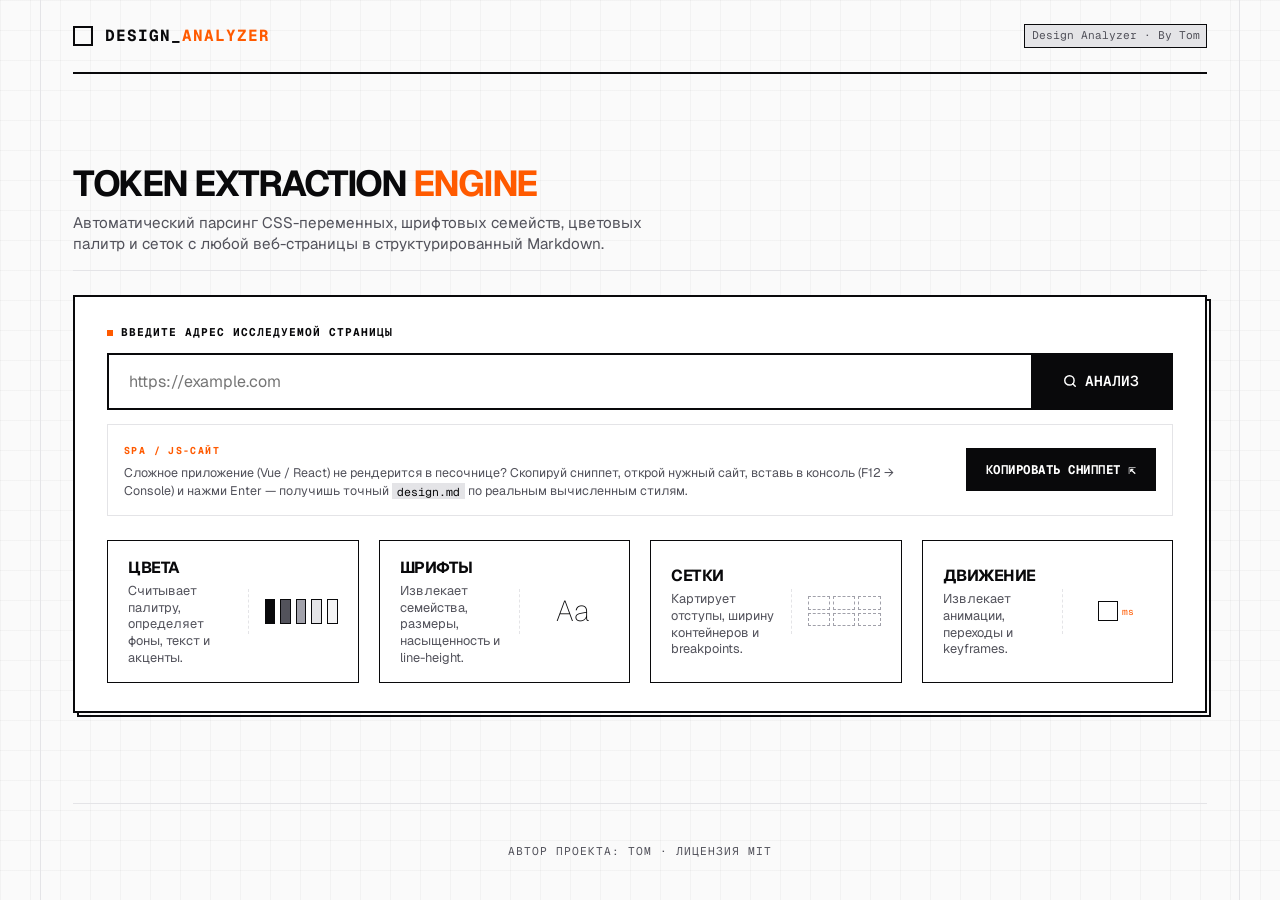
<file: index.html>
<!DOCTYPE html>
<html lang="ru">
<head>
    <meta charset="UTF-8">
    <meta name="viewport" content="width=device-width, initial-scale=1.0">
    <title>Design Analyzer — Анализатор дизайн-токенов</title>
    <link rel="icon" type="image/x-icon" href="favicon.ico">
    <link rel="icon" type="image/svg+xml" href="favicon.svg">
    <link rel="apple-touch-icon" href="apple-touch-icon.png">
    <!-- Google Fonts: Geist & Geist Mono -->
    <link rel="preconnect" href="https://fonts.googleapis.com">
    <link rel="preconnect" href="https://fonts.gstatic.com" crossorigin>
    <link href="https://fonts.googleapis.com/css2?family=Geist:wght@300;400;500;600;700&family=Geist+Mono:wght@400;500&display=swap" rel="stylesheet">
    
    <style>
        :root {
            /* Tom Modern Design — Editorial-Technical Palette */
            --bg-color: #fafafa;
            --bg-grid: rgba(9, 9, 11, 0.03);
            --surface-color: #ffffff;
            --border-color: #09090b;
            --border-muted: #e4e4e7;
            --text-primary: #09090b;
            --text-secondary: #52525b;
            --text-muted: #a1a1aa;
            
            --accent-color: #ff5a00; /* Single primary accent — vermillion */
            --accent-hover: #e65100;
            
            --success-color: #059669;
            --error-color: #dc2626;
            
            --radius-sm: 0px;
            --radius-md: 0px;
            --radius-lg: 0px;
            
            --font-sans: 'Geist', -apple-system, sans-serif;
            --font-mono: 'Geist Mono', monospace;
        }

        /* Reset and Base Styles */
        * { 
            box-sizing: border-box; 
            margin: 0; 
            padding: 0; 
        }
        
        body { 
            font-family: var(--font-sans); 
            background-color: var(--bg-color); 
            /* Grid overlay */
            background-image: 
                linear-gradient(to right, var(--bg-grid) 1px, transparent 1px),
                linear-gradient(to bottom, var(--bg-grid) 1px, transparent 1px);
            background-size: 30px 30px;
            color: var(--text-primary); 
            min-height: 100dvh; 
            display: flex; 
            flex-direction: column; 
            line-height: 1.4;
            -webkit-font-smoothing: antialiased;
            overflow-x: hidden;
        }

        /* Layout Container with structural lines */
        .app-container {
            flex: 1;
            display: flex;
            flex-direction: column;
            max-width: 1200px;
            width: 100%;
            margin: 0 auto;
            padding: 0 2rem;
            position: relative;
            border-left: 1px solid var(--border-muted);
            border-right: 1px solid var(--border-muted);
        }

        /* Header Navigation */
        header { 
            display: flex;
            justify-content: space-between;
            align-items: center;
            padding: 1.5rem 0; 
            border-bottom: 2px solid var(--border-color);
        }
        
        .logo-group {
            display: flex;
            align-items: center;
            gap: 0.75rem;
        }

        .logo-icon-kinetic {
            position: relative;
            width: 20px;
            height: 20px;
            border: 2.5px solid var(--border-color);
            overflow: hidden;
        }

        .logo-icon-kinetic::before {
            content: '';
            position: absolute;
            top: 0; left: 0; width: 100%; height: 100%;
            background-color: var(--accent-color);
            transform: scaleY(0);
            transform-origin: bottom;
            animation: fillLogo 4s infinite ease-in-out;
        }

        @keyframes fillLogo {
            0%, 100% { transform: scaleY(0); }
            50% { transform: scaleY(1); }
        }

        .logo-text {
            font-size: 1rem;
            font-weight: 700;
            letter-spacing: 1px;
            font-family: var(--font-mono);
            text-transform: uppercase;
        }

        .logo-text span {
            color: var(--accent-color);
        }

        .header-meta {
            font-size: 0.7rem;
            color: var(--text-secondary);
            font-family: var(--font-mono);
            background: var(--border-muted);
            padding: 0.2rem 0.4rem;
            border: 1px solid var(--border-color);
        }

        /* Main Section */
        main { 
            flex: 1; 
            padding: 0 0 2rem 0;
            display: flex;
            flex-direction: column;
            justify-content: center;
        }

        /* Compact Hero section */
        .hero-kinetic {
            padding: 2rem 0 1rem 0;
            border-bottom: 1px solid var(--border-muted);
        }

        .hero-left h1 { 
            font-size: 2.25rem; 
            font-weight: 700; 
            line-height: 1.1;
            letter-spacing: -1.5px; 
            margin-bottom: 0.5rem;
            text-transform: uppercase;
            color: var(--text-primary);
        }
        
        .hero-lead { 
            color: var(--text-secondary); 
            font-size: 0.95rem;
            line-height: 1.4;
            max-width: 60ch;
        }

        /* Compact Control deck */
        .analyzer-panel {
            background-color: var(--surface-color);
            border: 2px solid var(--border-color);
            padding: 1.75rem 2rem;
            margin-top: 1.5rem;
            position: relative;
        }

        .analyzer-panel::after {
            content: '';
            position: absolute;
            bottom: -6px;
            right: -6px;
            width: 100%;
            height: 100%;
            border: 2px solid var(--border-color);
            z-index: -1;
            pointer-events: none;
        }

        .input-group-label {
            font-size: 0.7rem;
            font-weight: 700;
            letter-spacing: 1px;
            text-transform: uppercase;
            color: var(--text-primary);
            font-family: var(--font-mono);
            margin-bottom: 0.75rem;
            display: flex;
            align-items: center;
            gap: 0.5rem;
        }

        .input-group-label::before {
            content: '';
            display: inline-block;
            width: 6px;
            height: 6px;
            background: var(--accent-color);
            animation: blinkPoint 1s infinite steps(2);
        }

        @keyframes blinkPoint {
            0%, 100% { opacity: 0; }
            50% { opacity: 1; }
        }

        .search-container { 
            display: flex; 
            border: 2px solid var(--border-color);
        }
        
        #urlInput { 
            flex: 1; 
            padding: 1rem 1.25rem; 
            border: none;
            background: transparent;
            font-size: 1rem; 
            color: var(--text-primary); 
            font-family: var(--font-sans);
            outline: none;
        }
        
        #analyzeBtn { 
            padding: 0 2rem; 
            background-color: var(--border-color); 
            color: #ffffff; 
            border: none; 
            font-size: 0.9rem; 
            font-weight: 600; 
            text-transform: uppercase;
            font-family: var(--font-mono);
            cursor: pointer; 
            transition: all 0.2s ease;
            display: flex;
            align-items: center;
            gap: 0.5rem;
        }
        
        #analyzeBtn:hover:not(:disabled) { 
            background-color: var(--accent-color);
            color: #ffffff;
        }
        
        #analyzeBtn:active:not(:disabled) {
            transform: scale(0.98);
        }

        #analyzeBtn:disabled { 
            opacity: 0.5; 
            cursor: not-allowed; 
        }

        /* Bookmarklet callout — accurate path for JS-rendered SPA sites */
        .bm-callout {
            display: flex;
            align-items: center;
            justify-content: space-between;
            gap: 1.25rem;
            margin-top: 0.85rem;
            padding: 0.85rem 1rem;
            border: 1px solid var(--border-muted);
            background: var(--surface-color);
        }
        .bm-callout-body { flex: 1; }
        .bm-eyebrow {
            display: inline-block;
            font-family: var(--font-mono);
            font-size: 0.62rem;
            font-weight: 700;
            letter-spacing: 0.14em;
            text-transform: uppercase;
            color: var(--accent-color);
            margin-bottom: 0.35rem;
        }
        .bm-callout-body p {
            font-size: 0.78rem;
            line-height: 1.5;
            color: var(--text-secondary);
        }
        .bm-callout-body code {
            font-family: var(--font-mono);
            font-size: 0.72rem;
            background: var(--border-muted);
            padding: 0.05rem 0.3rem;
            color: var(--text-primary);
        }
        .bm-btn {
            flex: none;
            padding: 0.7rem 1.1rem;
            background-color: var(--border-color);
            color: #ffffff;
            font-family: var(--font-mono);
            font-size: 0.78rem;
            font-weight: 700;
            text-transform: uppercase;
            letter-spacing: 0.04em;
            border: 2px solid var(--border-color);
            cursor: pointer;
            transition: background-color 0.2s ease;
            white-space: nowrap;
        }
        .bm-btn:hover { background-color: var(--accent-color); border-color: var(--accent-color); }

        /* Compact Bento Grid (Row layout to save height) */
        .features-grid {
            display: grid;
            grid-template-columns: repeat(4, 1fr);
            gap: 1.25rem;
            margin-top: 1.5rem;
        }

        .feature-card {
            background-color: var(--surface-color);
            border: 1px solid var(--border-color);
            padding: 1rem 1.25rem;
            display: flex;
            flex-direction: row;
            align-items: center;
            justify-content: space-between;
            gap: 1rem;
            min-height: 110px;
            transition: all 0.3s cubic-bezier(0.16, 1, 0.3, 1);
            position: relative;
        }

        .feature-card:hover {
            border-color: var(--accent-color);
            transform: translateY(-2px);
        }

        .feature-info {
            display: flex;
            flex-direction: column;
            gap: 0.25rem;
            flex: 1;
        }

        .feature-title {
            font-size: 1rem;
            font-weight: 700;
            color: var(--text-primary);
            text-transform: uppercase;
            letter-spacing: -0.5px;
        }

        .feature-desc {
            font-size: 0.8rem;
            color: var(--text-secondary);
            line-height: 1.3;
        }

        /* Feature Demos */
        .feature-demo {
            border-left: 1px dashed var(--border-muted);
            padding-left: 1rem;
            width: 90px;
            height: 45px;
            display: flex;
            align-items: center;
            justify-content: center;
            flex-shrink: 0;
        }

        /* Colors Demo */
        .demo-palette {
            display: flex;
            gap: 0.3rem;
            width: 100%;
        }

        .demo-color {
            flex: 1;
            height: 25px;
            border: 1px solid var(--border-color);
            transition: all 0.3s cubic-bezier(0.16, 1, 0.3, 1);
        }
        .demo-color:nth-child(1) { background: #09090b; }
        .demo-color:nth-child(2) { background: #52525b; }
        .demo-color:nth-child(3) { background: #a1a1aa; }
        .demo-color:nth-child(4) { background: #e4e4e7; }
        .demo-color:nth-child(5) { background: #f4f4f5; }

        .feature-card:hover .demo-color:nth-child(1) { background: #09090b; transform: scaleY(1.2); }
        .feature-card:hover .demo-color:nth-child(2) { background: #0043ff; transform: scaleY(1.4); }
        .feature-card:hover .demo-color:nth-child(3) { background: #ff5a00; transform: scaleY(1.1); }
        .feature-card:hover .demo-color:nth-child(4) { background: #a1a1aa; transform: scaleY(1.3); }
        .feature-card:hover .demo-color:nth-child(5) { background: #e4e4e7; transform: scaleY(1.2); }

        /* Typography Demo */
        .demo-typography {
            font-family: var(--font-sans);
            font-size: 1.8rem;
            font-weight: 100;
            line-height: 1;
            color: var(--text-primary);
            transition: all 0.4s ease;
        }

        .feature-card:hover .demo-typography {
            font-weight: 900;
            letter-spacing: 2px;
            color: var(--accent-color);
        }

        /* Grid Demo */
        .demo-grid {
            display: grid;
            grid-template-columns: repeat(3, 1fr);
            gap: 3px;
            width: 100%;
            height: 30px;
        }

        .demo-grid-cell {
            border: 1px dashed var(--text-muted);
            transition: all 0.3s ease;
        }

        .feature-card:hover .demo-grid-cell {
            border-color: var(--accent-color);
            background: rgba(255, 90, 0, 0.03);
        }

        .feature-card:hover .demo-grid-cell:nth-child(2n) {
            transform: scale(0.9);
        }

        /* Vector Schematic Blueprint Scanner (Optimized height) */
        .loader-container { 
            display: none; 
            flex-direction: column; 
            align-items: center; 
            justify-content: center; 
            padding: 2rem;
            background-color: var(--surface-color);
            border: 2px solid var(--border-color);
            position: relative;
            overflow: hidden;
            margin-top: 2rem;
        }
        
        .loader-container.active { 
            display: flex; 
        }

        .schematic-blueprint {
            width: 100%;
            max-width: 440px;
            height: 160px;
            border: 1px solid var(--border-color);
            background: #fafafa;
            position: relative;
            margin-bottom: 1.5rem;
            overflow: hidden;
        }

        .blueprint-svg {
            width: 100%;
            height: 100%;
        }

        /* Laser animation */
        .blueprint-laser {
            animation: slideLaser 2.5s infinite linear;
        }

        @keyframes slideLaser {
            0% { y1: 0; y2: 0; opacity: 0; }
            5% { opacity: 1; }
            95% { opacity: 1; }
            100% { y1: 160; y2: 160; opacity: 0; }
        }

        /* Blueprint stroke drawing animation */
        .bp-header, .bp-hero, .bp-sidebar, .bp-footer {
            stroke-dasharray: 1000;
            stroke-dashoffset: 1000;
            animation: drawStroke 3s infinite ease-in-out;
        }

        @keyframes drawStroke {
            0% { stroke-dashoffset: 1000; }
            50% { stroke-dashoffset: 0; }
            100% { stroke-dashoffset: -1000; }
        }

        @keyframes pulse {
            0%, 100% { transform: scale(1); opacity: 0.6; }
            50% { transform: scale(1.3); opacity: 1; border-color: var(--accent-color); }
        }
        
        .loader-info {
            text-align: center;
        }

        .loader-text { 
            color: var(--text-primary); 
            font-size: 1rem; 
            font-weight: 700;
            font-family: var(--font-mono); 
            min-height: 1.5rem; 
            text-transform: uppercase;
        }

        .loader-subtext {
            color: var(--accent-color);
            font-size: 0.7rem;
            margin-top: 0.4rem;
            font-family: var(--font-mono);
            letter-spacing: 1px;
        }

        /* IDE-styled Output Editor Window */
        .result-container { 
            display: none; 
            background-color: var(--surface-color); 
            border: 2px solid var(--border-color); 
            overflow: hidden; 
            margin-top: 2rem;
            position: relative;
        }

        .result-container::after {
            content: '';
            position: absolute;
            bottom: -6px;
            right: -6px;
            width: 100%;
            height: 100%;
            border: 2px solid var(--border-color);
            z-index: -1;
            pointer-events: none;
        }
        
        .result-container.active { 
            display: block; 
        }
        
        .result-header { 
            display: flex; 
            justify-content: space-between; 
            align-items: center; 
            padding: 0.75rem 1.25rem; 
            border-bottom: 2px solid var(--border-color); 
            background-color: #fafafa; 
        }

        .result-title-group {
            display: flex;
            align-items: center;
            gap: 0.75rem;
        }

        .window-dots {
            display: flex;
            gap: 6px;
        }

        .dot {
            width: 8px;
            height: 8px;
            background-color: var(--border-color);
        }
        
        #resultTitle { 
            font-size: 0.75rem; 
            font-weight: 700; 
            font-family: var(--font-mono);
            color: var(--text-primary);
            text-transform: uppercase;
        }

        .terminal-actions {
            display: flex;
            gap: 0.5rem;
        }
        
        .terminal-btn {
            padding: 0.4rem 1rem;
            border: 1px solid var(--border-color);
            background: var(--surface-color);
            color: var(--text-primary);
            font-size: 0.75rem;
            font-weight: 700;
            font-family: var(--font-mono);
            text-transform: uppercase;
            cursor: pointer;
            transition: all 0.15s ease;
        }

        .terminal-btn:hover {
            background-color: var(--border-color);
            color: #ffffff;
        }
        
        #downloadBtn { 
            background-color: var(--accent-color); 
            color: #ffffff; 
            border-color: var(--accent-color);
        }
        #downloadBtn:hover { 
            background-color: var(--text-primary);
            border-color: var(--text-primary);
        }
        
        #markdownOutput { 
            padding: 2rem; 
            white-space: pre-wrap; 
            word-break: break-all; 
            font-family: var(--font-mono); 
            font-size: 0.8rem; 
            line-height: 1.7; 
            color: var(--text-primary); 
            max-height: 500px; 
            overflow-y: auto; 
            background-color: #ffffff;
        }

        /* Footer */
        footer { 
            padding: 2.5rem 0; 
            text-align: center; 
            border-top: 1px solid var(--border-muted); 
            color: var(--text-secondary); 
            font-size: 0.7rem; 
            font-family: var(--font-mono);
            text-transform: uppercase;
            letter-spacing: 1px;
            margin-top: auto;
        }

        /* Custom Scrollbar */
        #markdownOutput::-webkit-scrollbar {
            width: 8px;
        }
        #markdownOutput::-webkit-scrollbar-track {
            background: rgba(0, 0, 0, 0.02);
        }
        #markdownOutput::-webkit-scrollbar-thumb {
            background: var(--border-muted);
        }
        #markdownOutput::-webkit-scrollbar-thumb:hover {
            background: var(--text-muted);
        }

        /* Layout Responsiveness */
        @media (max-width: 1024px) {
            .features-grid {
                grid-template-columns: 1fr;
                gap: 1rem;
            }
            .feature-card {
                min-height: 100px;
            }
        }

        @media (max-width: 768px) {
            .hero-left h1 {
                font-size: 2rem;
            }
            .analyzer-panel {
                padding: 1.25rem 1.5rem;
            }
            .search-container {
                flex-direction: column;
                gap: 0.5rem;
            }
            #analyzeBtn {
                padding: 0.75rem;
                justify-content: center;
            }
            #markdownOutput {
                padding: 1.5rem;
            }
        }
    </style>
</head>
<body>
    <div class="app-container">
        <header>
            <div class="logo-group">
                <div class="logo-icon-kinetic"></div>
                <div class="logo-text">Design_<span>Analyzer</span></div>
            </div>
            <div class="header-meta">Design Analyzer · By Tom</div>
        </header>
        
        <main>
            <!-- Compact Asymmetric Hero Section -->
            <section class="hero-kinetic">
                <div class="hero-left">
                    <h1>Token Extraction <span style="color: var(--accent-color)">Engine</span></h1>
                    <p class="hero-lead">Автоматический парсинг CSS-переменных, шрифтовых семейств, цветовых палитр и сеток с любой веб-страницы в структурированный Markdown.</p>
                </div>
            </section>

            <!-- Compact Control deck for analysis -->
            <section class="analyzer-panel" id="urlMode">
                <div class="input-group-label">Введите адрес исследуемой страницы</div>
                <div class="search-container">
                    <input type="text" id="urlInput" placeholder="https://example.com" autocomplete="off" spellcheck="false">
                    <button id="analyzeBtn">
                        <svg width="14" height="14" viewBox="0 0 24 24" fill="none" stroke="currentColor" stroke-width="2.5" stroke-linecap="round" stroke-linejoin="round"><circle cx="11" cy="11" r="8"></circle><line x1="21" y1="21" x2="16.65" y2="16.65"></line></svg>
                        Анализ
                    </button>
                </div>

                <div class="bm-callout">
                    <div class="bm-callout-body">
                        <span class="bm-eyebrow">SPA / JS-сайт</span>
                        <p>Сложное приложение (Vue / React) не рендерится в песочнице? Скопируй сниппет, открой нужный сайт, вставь в консоль (F12 → Console) и нажми Enter — получишь точный <code>design.md</code> по реальным вычисленным стилям.</p>
                    </div>
                    <button id="bmCopyBtn" class="bm-btn">Копировать сниппет ⇱</button>
                </div>

                <!-- Compact Bento grid of features -->
                <div class="features-grid">
                    <div class="feature-card">
                        <div class="feature-info">
                            <div class="feature-title">Цвета</div>
                            <div class="feature-desc">Считывает палитру, определяет фоны, текст и акценты.</div>
                        </div>
                        <div class="feature-demo">
                            <div class="demo-palette">
                                <div class="demo-color"></div>
                                <div class="demo-color"></div>
                                <div class="demo-color"></div>
                                <div class="demo-color"></div>
                                <div class="demo-color"></div>
                            </div>
                        </div>
                    </div>
                    <div class="feature-card">
                        <div class="feature-info">
                            <div class="feature-title">Шрифты</div>
                            <div class="feature-desc">Извлекает семейства, размеры, насыщенность и line-height.</div>
                        </div>
                        <div class="feature-demo">
                            <div class="demo-typography">Aa</div>
                        </div>
                    </div>
                    <div class="feature-card">
                        <div class="feature-info">
                            <div class="feature-title">Сетки</div>
                            <div class="feature-desc">Картирует отступы, ширину контейнеров и breakpoints.</div>
                        </div>
                        <div class="feature-demo">
                            <div class="demo-grid">
                                <div class="demo-grid-cell"></div>
                                <div class="demo-grid-cell"></div>
                                <div class="demo-grid-cell"></div>
                                <div class="demo-grid-cell"></div>
                                <div class="demo-grid-cell"></div>
                                <div class="demo-grid-cell"></div>
                            </div>
                        </div>
                    </div>
                    <div class="feature-card">
                        <div class="feature-info">
                            <div class="feature-title">Движение</div>
                            <div class="feature-desc">Извлекает анимации, переходы и keyframes.</div>
                        </div>
                        <div class="feature-demo">
                            <div style="display:flex;gap:4px;align-items:center;">
                                <div style="width:20px;height:20px;border:1px solid var(--border-color);animation:pulse 1.5s infinite;"></div>
                                <div style="font-family:var(--font-mono);font-size:0.6rem;color:var(--accent-color);">ms</div>
                            </div>
                        </div>
                    </div>
                </div>
            </section>

            <!-- Vector Schematic Blueprint Scanner -->
            <div class="loader-container" id="loader">
                <div class="schematic-blueprint">
                    <svg viewBox="0 0 400 160" class="blueprint-svg">
                        <!-- Grid lines -->
                        <line x1="0" y1="40" x2="400" y2="40" stroke="var(--border-muted)" stroke-dasharray="2,2" />
                        <line x1="0" y1="80" x2="400" y2="80" stroke="var(--border-muted)" />
                        <line x1="0" y1="120" x2="400" y2="120" stroke="var(--border-muted)" stroke-dasharray="2,2" />
                        <line x1="100" y1="0" x2="100" y2="160" stroke="var(--border-muted)" stroke-dasharray="2,2" />
                        <line x1="200" y1="0" x2="200" y2="160" stroke="var(--border-muted)" />
                        <line x1="300" y1="0" x2="300" y2="160" stroke="var(--border-muted)" stroke-dasharray="2,2" />
                        
                        <!-- Drawing elements (simulating website scan) -->
                        <rect x="20" y="15" width="360" height="15" fill="none" stroke="var(--text-primary)" stroke-width="1.5" class="bp-header" />
                        <rect x="20" y="40" width="220" height="75" fill="none" stroke="var(--text-primary)" stroke-width="1.5" class="bp-hero" />
                        <rect x="255" y="40" width="125" height="75" fill="none" stroke="var(--text-secondary)" stroke-width="1" class="bp-sidebar" />
                        <rect x="20" y="125" width="360" height="15" fill="none" stroke="var(--text-muted)" stroke-width="1" class="bp-footer" />
                        
                        <!-- Laser line -->
                        <line x1="0" y1="0" x2="400" y2="0" stroke="var(--accent-color)" stroke-width="2" class="blueprint-laser" />
                    </svg>
                </div>
                <div class="loader-info">
                    <div class="loader-text" id="loaderText">Инициализация сканера...</div>
                    <div class="loader-subtext">SYS_STATUS: ANALYZING_DOM · PROXIES_ONLINE</div>
                </div>
            </div>

            <!-- IDE-styled Output Editor Window -->
            <div class="result-container" id="result">
                <div class="result-header">
                    <div class="result-title-group">
                        <div class="window-dots">
                            <div class="dot"></div>
                            <div class="dot"></div>
                            <div class="dot"></div>
                        </div>
                        <span id="resultTitle">design.md</span>
                    </div>
                    <div class="terminal-actions">
                        <button id="copyBtn" class="terminal-btn">Копировать</button>
                        <button id="downloadBtn" class="terminal-btn">Скачать .md</button>
                    </div>
                </div>
                <pre id="markdownOutput"></pre>
            </div>
        </main>
        
        <footer>Автор проекта: Tom · Лицензия MIT</footer>
    </div>

<script>
const urlInput = document.getElementById('urlInput');
const analyzeBtn = document.getElementById('analyzeBtn');
const loader = document.getElementById('loader');
const loaderText = document.getElementById('loaderText');
const resultDiv = document.getElementById('result');
const markdownOutput = document.getElementById('markdownOutput');
const downloadBtn = document.getElementById('downloadBtn');
let currentMarkdown = '';
let currentDomain = 'design';
let domainBase = 'design';

const loadingPhases = [
    "Инициализация сканера...",
    "Запрос целевой страницы...",
    "Анализ разметки DOM...",
    "Сканирование цветовой палитры...",
    "Анализ шрифтовой иерархии...",
    "Компиляция токенов в design.md..."
];

async function fetchWithProxies(targetUrl) {
    const enc = encodeURIComponent(targetUrl);
    // Only currently-working public CORS proxies. Removed dead ones:
    //   webcache.googleusercontent.com — Google Cache retired in 2024
    //   thingproxy.freeboard.io — defunct / persistently down
    const proxies = [
        { name: 'corsproxy.io',  url: 'https://corsproxy.io/?' + enc },
        { name: 'allorigins',    url: 'https://api.allorigins.win/raw?url=' + enc },
        { name: 'codetabs',      url: 'https://api.codetabs.com/v1/proxy?quest=' + enc },
        { name: 'cors.eu.org',   url: 'https://cors.eu.org/?' + enc }
    ];
    let lastErr = 'unknown';
    for (const p of proxies) {
        try {
            const response = await fetch(p.url, { signal: AbortSignal.timeout(12000) });
            if (!response.ok) { lastErr = 'HTTP ' + response.status; console.warn('[proxy] ' + p.name + ' → ' + lastErr); continue; }
            const html = await response.text();
            if (html && html.length > 100) return html;
            lastErr = 'empty response'; console.warn('[proxy] ' + p.name + ' → empty');
        } catch (e) {
            lastErr = (e && e.name === 'TimeoutError') ? 'timeout' : ((e && e.message) || 'network error');
            console.warn('[proxy] ' + p.name + ' → ' + lastErr);
        }
    }
    throw new Error('Не удалось загрузить страницу: все CORS-прокси недоступны (последняя ошибка: ' + lastErr + '). Возможно, сайт блокирует прокси, недоступен или требует авторизации.');
}

// Deep render: run the target's JS inside a same-origin <iframe srcdoc> and read real computed
// styles. Returns { doc, textData } synthesised from getComputedStyle, or null on failure.
async function renderAndHarvest(targetUrl, shellHtml, settleMs) {
    settleMs = settleMs || 1500;
    let html = shellHtml.replace(/<meta[^>]+http-equiv=["']?content-security-policy["']?[^>]*>/gi, '');
    const baseTag = '<base href="' + targetUrl + '">';
    if (/<head[^>]*>/i.test(html)) html = html.replace(/<head([^>]*)>/i, '<head$1>' + baseTag);
    else html = baseTag + html;

    return await new Promise((resolve) => {
        const iframe = document.createElement('iframe');
        iframe.setAttribute('sandbox', 'allow-scripts allow-same-origin');
        iframe.setAttribute('referrerpolicy', 'no-referrer');
        // On-screen but invisible: offscreen / visibility:hidden iframes get their rendering,
        // rAF and timers throttled, so the target SPA barely hydrates. Keep it in-viewport,
        // transparent, behind everything, non-interactive — then remove after harvest.
        iframe.style.cssText = 'position:fixed;left:0;top:0;width:1280px;height:900px;border:0;opacity:0.01;pointer-events:none;z-index:-2147483647;';
        let done = false, hardTimer = null, quietTimer = null, observer = null;
        function finish(result) {
            if (done) return; done = true;
            try { if (observer) observer.disconnect(); } catch (e) {}
            clearTimeout(hardTimer); clearTimeout(quietTimer);
            try { iframe.remove(); } catch (e) {}
            resolve(result);
        }
        function harvest() {
            try {
                const win = iframe.contentWindow, idoc = iframe.contentDocument;
                if (!idoc || !idoc.body) return finish(null);
                const els = Array.from(idoc.body.querySelectorAll('*'));
                if (els.length < 3) return finish(null);
                const clean = (c) => (c && c !== 'rgba(0, 0, 0, 0)' && c !== 'transparent') ? c : null;
                const bgArea = {}, txtArea = {}, brdArea = {};
                const perRules = [];
                let n = 0; const MAXEL = 1600;
                for (const el of els) {
                    if (n >= MAXEL) break;
                    let rect; try { rect = el.getBoundingClientRect(); } catch (e) { continue; }
                    const area = Math.max(0, rect.width) * Math.max(0, rect.height);
                    if (area < 4) continue;
                    const cs = win.getComputedStyle(el);
                    if (cs.display === 'none' || cs.visibility === 'hidden' || parseFloat(cs.opacity) === 0) continue;
                    const bg = clean(cs.backgroundColor); if (bg) bgArea[bg] = (bgArea[bg] || 0) + area;
                    const hasText = Array.from(el.childNodes).some(nd => nd.nodeType === 3 && nd.textContent.trim());
                    if (hasText) { const col = clean(cs.color); if (col) txtArea[col] = (txtArea[col] || 0) + area; }
                    const bw = parseFloat(cs.borderTopWidth) || 0;
                    if (bw > 0) { const bc = clean(cs.borderTopColor); if (bc) brdArea[bc] = (brdArea[bc] || 0) + Math.max(rect.width, rect.height); }
                    const cls = 'ochv' + n; el.classList.add(cls);
                    const d = ['font-family:' + cs.fontFamily, 'font-size:' + cs.fontSize, 'font-weight:' + cs.fontWeight];
                    const fs = parseFloat(cs.fontSize) || 16;
                    if (cs.lineHeight && cs.lineHeight !== 'normal') d.push('line-height:' + (parseFloat(cs.lineHeight) / fs).toFixed(2));
                    if (cs.borderTopLeftRadius && cs.borderTopLeftRadius !== '0px') d.push('border-radius:' + cs.borderTopLeftRadius);
                    if (cs.boxShadow && cs.boxShadow !== 'none') d.push('box-shadow:' + cs.boxShadow);
                    if (cs.paddingTop && cs.paddingTop !== '0px') d.push('padding:' + cs.paddingTop + ' ' + cs.paddingLeft);
                    perRules.push('.' + cls + '{' + d.join(';') + '}');
                    n++;
                }
                if (n < 3) return finish(null);
                const anchor = [];
                function anchorRule(sel, el, props) {
                    if (!el) return;
                    const cs = win.getComputedStyle(el); const parts = [];
                    props.forEach(p => {
                        if (p === 'background') { const c = clean(cs.backgroundColor); if (c) parts.push('background-color:' + c); }
                        if (p === 'color') { const c = clean(cs.color); if (c) parts.push('color:' + c); }
                        if (p === 'border') { const bw = parseFloat(cs.borderTopWidth) || 0; const c = clean(cs.borderTopColor); if (bw > 0 && c) parts.push('border:1px solid ' + c); }
                    });
                    if (parts.length) anchor.push(sel + '{' + parts.join(';') + '}');
                }
                anchorRule('body', idoc.body, ['background', 'color']);
                anchorRule('a', idoc.querySelector('a'), ['color']);
                ['h1', 'h2', 'h3'].forEach(h => anchorRule(h, idoc.querySelector(h), ['color']));
                anchorRule('button', idoc.querySelector('button,[class*=btn],[class*=button]'), ['background', 'color']);
                anchorRule('input', idoc.querySelector('input,textarea,select'), ['background', 'border', 'color']);
                function markers(map, budget, prop, prefix) {
                    const total = Object.values(map).reduce((a, b) => a + b, 0);
                    if (total <= 0) return { css: '', html: '' };
                    let css = '', html = '', k = 0;
                    Object.entries(map).sort((a, b) => b[1] - a[1]).slice(0, 12).forEach(([color, area]) => {
                        const count = Math.max(1, Math.round(area / total * budget));
                        const c = prefix + (k++);
                        css += '.' + c + '{' + prop + ':' + color + '}';
                        html += ('<i class="' + c + '"></i>').repeat(count);
                    });
                    return { css, html };
                }
                const mbg = markers(bgArea, 600, 'background-color', 'ocmb');
                const mtx = markers(txtArea, 300, 'color', 'ocmt');
                const mbd = markers(brdArea, 120, 'border', 'ocmd');
                const renderedHtml = idoc.documentElement.outerHTML;
                const style = '<style>' + anchor.join('\n') + '\n' + perRules.join('\n') + '\n' + mbg.css + mtx.css + mbd.css + '</style>';
                const markerHtml = '<div style="display:none">' + mbg.html + mtx.html + mbd.html + '</div>';
                const outDoc = new DOMParser().parseFromString(renderedHtml + markerHtml + style, 'text/html');
                finish({ doc: outDoc, textData: renderedHtml + '\n' + style + '\n' + markerHtml, els: n });
            } catch (e) { finish(null); }
        }
        iframe.addEventListener('load', () => {
            try {
                const win = iframe.contentWindow;
                const idoc = iframe.contentDocument;
                observer = new MutationObserver(() => { clearTimeout(quietTimer); quietTimer = setTimeout(harvest, 700); });
                observer.observe(idoc.body || idoc.documentElement, { childList: true, subtree: true, attributes: true });
                // Step-scroll through the page to trigger IntersectionObserver / lazy-rendered
                // sections and lazy images. Each scroll usually mutates the DOM, which resets the
                // observer's settle timer; after reaching the bottom we return to top and harvest.
                let y = 0;
                const stepScroll = () => {
                    try {
                        const h = Math.max(
                            idoc.body ? idoc.body.scrollHeight : 0,
                            idoc.documentElement ? idoc.documentElement.scrollHeight : 0
                        );
                        win.scrollTo(0, y);
                        y += 1400;
                        if (y < h && y < 20000) {
                            setTimeout(stepScroll, 220);
                        } else {
                            try { win.scrollTo(0, 0); } catch (e) {}
                            clearTimeout(quietTimer);
                            quietTimer = setTimeout(harvest, settleMs);
                        }
                    } catch (e) {
                        clearTimeout(quietTimer);
                        quietTimer = setTimeout(harvest, settleMs);
                    }
                };
                setTimeout(stepScroll, 300);
            } catch (e) {
                quietTimer = setTimeout(harvest, settleMs);
            }
        });
        hardTimer = setTimeout(harvest, 14000);
        try { iframe.srcdoc = html; } catch (e) { return finish(null); }
        document.body.appendChild(iframe);
    });
}

// Self-contained token harvester for the bookmarklet. Runs on the TARGET site itself
// (real origin, full render) and downloads a measured design.md from getComputedStyle.
// Must stay self-contained (no closure refs) — it is serialised via toString().
function grabTokens() {
    var rgbToHex = function (c) {
        var m = c && c.match(/rgba?\((\d+),\s*(\d+),\s*(\d+)/);
        if (!m) return null;
        return '#' + [m[1], m[2], m[3]].map(function (x) { return (+x).toString(16).padStart(2, '0'); }).join('');
    };
    var chroma = function (hex) { var n = parseInt(hex.slice(1), 16), r = (n >> 16) & 255, g = (n >> 8) & 255, b = n & 255, mx = Math.max(r, g, b), mn = Math.min(r, g, b); return mx === 0 ? 0 : (mx - mn) / mx; };
    var bgA = {}, txA = {}, bdA = {}, weights = {}, sizes = {}, radii = {}, shadows = {}, spacing = {};
    var fontStack = '', els = document.querySelectorAll('body *');
    for (var i = 0; i < els.length; i++) {
        var el = els[i], r = el.getBoundingClientRect(), a = Math.max(0, r.width) * Math.max(0, r.height);
        if (a < 4) continue;
        var cs = getComputedStyle(el);
        if (cs.display === 'none' || cs.visibility === 'hidden' || +cs.opacity === 0) continue;
        if (cs.backgroundColor && cs.backgroundColor !== 'rgba(0, 0, 0, 0)') { var bg = rgbToHex(cs.backgroundColor); if (bg) bgA[bg] = (bgA[bg] || 0) + a; }
        var hasText = false, cnodes = el.childNodes;
        for (var j = 0; j < cnodes.length; j++) { if (cnodes[j].nodeType === 3 && cnodes[j].textContent.trim()) { hasText = true; break; } }
        if (hasText) { var tc = rgbToHex(cs.color); if (tc) txA[tc] = (txA[tc] || 0) + a; }
        var bw = parseFloat(cs.borderTopWidth) || 0;
        if (bw > 0) { var bc = rgbToHex(cs.borderTopColor); if (bc) bdA[bc] = (bdA[bc] || 0) + Math.max(r.width, r.height); }
        var ff = (cs.fontFamily || '').split(',')[0].replace(/["']/g, '').trim(); if (ff && !fontStack) fontStack = cs.fontFamily;
        var fsz = Math.round(parseFloat(cs.fontSize) || 0);
        if (fsz) { var key = fsz + '|' + cs.fontWeight; sizes[key] = (sizes[key] || 0) + a; }
        if (cs.fontWeight) weights[cs.fontWeight] = 1;
        var br = Math.round(parseFloat(cs.borderTopLeftRadius) || 0); if (br > 0) radii[br] = (radii[br] || 0) + 1;
        if (cs.boxShadow && cs.boxShadow !== 'none') shadows[cs.boxShadow] = (shadows[cs.boxShadow] || 0) + 1;
        var pt = Math.round(parseFloat(cs.paddingTop) || 0); if (pt > 0) spacing[pt] = (spacing[pt] || 0) + 1;
    }
    var sortA = function (o) { return Object.keys(o).map(function (k) { return [k, o[k]]; }).sort(function (x, y) { return y[1] - x[1]; }); };
    var bg = sortA(bgA), tx = sortA(txA), bd = sortA(bdA);
    var canvas = bg.length ? bg[0][0] : '#ffffff';
    var ink = tx.length ? tx[0][0] : '#000000';
    var chrom = bg.filter(function (e) { return chroma(e[0]) > 0.15 && e[0] !== canvas; });
    var primary = chrom.length ? chrom[0][0] : (bg[1] ? bg[1][0] : ink);
    var md = '---\nname: "' + (document.title || location.hostname).replace(/"/g, "'") + '"\nsource: "' + location.href + '"\ntool: "design-analyzer bookmarklet - real getComputedStyle at origin"\nelements_analyzed: ' + els.length + '\n---\n\n';
    md += '## Colors (area-weighted, measured)\n';
    md += '- **Canvas:** `' + canvas + '`\n- **Ink (text):** `' + ink + '`\n- **Primary / brand:** `' + primary + '`\n';
    chrom.slice(0, 6).forEach(function (e, i2) { md += '- Accent ' + (i2 + 1) + ': `' + e[0] + '`\n'; });
    md += '\n### Backgrounds by area\n'; bg.slice(0, 10).forEach(function (e) { md += '- `' + e[0] + '` - ' + Math.round(e[1]) + '\n'; });
    md += '\n### Text colours by area\n'; tx.slice(0, 6).forEach(function (e) { md += '- `' + e[0] + '` - ' + Math.round(e[1]) + '\n'; });
    if (bd.length) { md += '\n### Border colours\n'; bd.slice(0, 5).forEach(function (e) { md += '- `' + e[0] + '`\n'; }); }
    md += '\n## Typography\n- Primary stack: `' + fontStack + '`\n- Weights: ' + Object.keys(weights).sort().join(', ') + '\n\n### Sizes by area (px, weight)\n';
    sortA(sizes).slice(0, 12).forEach(function (e) { md += '- ' + e[0].replace('|', 'px, w') + '\n'; });
    md += '\n## Radius (by frequency)\n'; sortA(radii).slice(0, 8).forEach(function (e) { md += '- ' + e[0] + 'px x' + e[1] + '\n'; });
    if (Object.keys(shadows).length) { md += '\n## Shadows\n'; sortA(shadows).slice(0, 6).forEach(function (e) { md += '- `' + e[0] + '`\n'; }); }
    md += '\n## Spacing (px, by frequency)\n' + sortA(spacing).slice(0, 12).map(function (e) { return e[0] + 'px'; }).join(' - ') + '\n';
    var blob = new Blob([md], { type: 'text/markdown' });
    var dl = document.createElement('a'); dl.href = URL.createObjectURL(blob); dl.download = (location.hostname || 'design') + '_design.md';
    document.body.appendChild(dl); dl.click(); dl.remove();
}

// Wire the "Copy snippet" button — paste into target site's console
(function () {
    var bm = document.getElementById('bmCopyBtn');
    if (bm) {
        bm.addEventListener('click', function () {
            var snippet = '(' + grabTokens.toString() + ')();void 0;';
            navigator.clipboard.writeText(snippet).then(function () {
                bm.textContent = 'Скопировано!';
                bm.style.background = 'var(--accent-color)';
                setTimeout(function () { bm.textContent = 'Копировать сниппет ⇱'; bm.style.background = ''; }, 2000);
            }).catch(function () {
                alert('Не удалось скопировать. Попробуйте вручную.');
            });
        });
    }
})();

analyzeBtn.addEventListener('click', async () => {
    let url = urlInput.value.trim();
    if (!url) return alert('Введите URL для анализа');
    if (!url.startsWith('http://') && !url.startsWith('https://')) { 
        url = 'https://' + url; 
        urlInput.value = url; 
    }
    try { new URL(url); } catch (e) { return alert('Неверный формат URL.'); }
    
    loader.classList.add('active'); 
    resultDiv.classList.remove('active'); 
    analyzeBtn.disabled = true; 
    urlInput.disabled = true;
    
    let pi = 0; 
    loaderText.innerText = loadingPhases[pi];
    const iv = setInterval(() => { 
        pi = (pi + 1) % loadingPhases.length; 
        loaderText.innerText = loadingPhases[pi]; 
    }, 1200);
    
    try {
        const html = await fetchWithProxies(url);
        // Render-first (automatic): execute the page in a sandboxed iframe and read REAL computed
        // styles. Works for both server-rendered and JS-rendered (SPA) sites — no user toggle.
        // Static regex parse is only the fallback if the frame can't hydrate (hard CSP / CORS).
        const looksSpa = (() => {
            try {
                const d = new DOMParser().parseFromString(html, 'text/html');
                const bodyEls = d.body ? d.body.querySelectorAll('*').length : 0;
                const fw = /chunk-vendors|runtime~|webpackjsonp|window\.__nuxt__|__next_data__|data-reactroot|ng-version|vue(?:\.runtime)?(?:\.min)?\.js|react-dom|_next\/static|_nuxt\//i.test(html);
                return bodyEls < 12 || fw;
            } catch (e) { return true; }
        })();
        try { loaderText.innerText = looksSpa ? 'Рендеринг страницы (выполнение JS)...' : 'Чтение вычисленных стилей...'; } catch (e) {}
        let rendered = null;
        try { rendered = await renderAndHarvest(url, html, looksSpa ? 1600 : 500); } catch (e) { rendered = null; }
        if (rendered) {
            currentMarkdown = analyzeData(url, rendered.doc, rendered.textData, { rendered: true, renderedEls: rendered.els });
        } else {
            const doc = new DOMParser().parseFromString(html, 'text/html');
            const stylesheets = Array.from(doc.querySelectorAll('link[rel="stylesheet"]')).slice(0, 5);
            let cssText = '';
            for (const link of stylesheets) {
                let cssUrl = link.getAttribute('href');
                if (!cssUrl) continue;
                try { 
                    cssUrl = new URL(cssUrl, url).href; 
                    cssText += '\n' + await fetchWithProxies(cssUrl); 
                } catch (e) {}
            }
            const inlineStyles = Array.from(doc.querySelectorAll('style')).map(s => s.textContent).join('\n');
            currentMarkdown = analyzeData(url, doc, html + "\n" + cssText + "\n" + inlineStyles, { deepFailed: true });
        }
    } catch (error) { 
        currentMarkdown = generateFallbackMarkdown(url, error.message); 
    }
    
    setTimeout(() => { 
        clearInterval(iv); 
        markdownOutput.textContent = currentMarkdown; 
        loader.classList.remove('active'); 
        resultDiv.classList.add('active'); 
        analyzeBtn.disabled = false; 
        urlInput.disabled = false; 
    }, 2000);
});

function hexToRgb(hex) { 
    hex = hex.replace('#', ''); 
    if (hex.length === 3) hex = hex.split('').map(c => c + c).join(''); 
    const n = parseInt(hex, 16); 
    return { r: (n >> 16) & 255, g: (n >> 8) & 255, b: n & 255 }; 
}

function luminance(r, g, b) { 
    const a = [r, g, b].map(v => { 
        v /= 255; 
        return v <= 0.03928 ? v / 12.92 : Math.pow((v + 0.055) / 1.055, 2.4); 
    }); 
    return 0.2126 * a[0] + 0.7152 * a[1] + 0.0722 * a[2]; 
}

function colorLabel(hex) {
    try {
        const { r, g, b } = hexToRgb(hex); 
        const lum = luminance(r, g, b);
        if (hex === '#ffffff') return 'White'; 
        if (hex === '#000000') return 'Black';
        if (lum < 0.02) return 'Near-Black'; 
        if (lum > 0.95) return 'Near-White';
        const max = Math.max(r, g, b), min = Math.min(r, g, b); 
        const s = max === 0 ? 0 : (max - min) / max;
        if (s < 0.06) return lum < 0.35 ? 'Dark Gray' : lum < 0.65 ? 'Gray' : 'Light Gray';
        let h; 
        const d = max - min;
        if (max === r) h = ((g - b) / d + (g < b ? 6 : 0)) / 6; 
        else if (max === g) h = ((b - r) / d + 2) / 6; 
        else h = ((r - g) / d + 4) / 6;
        h *= 360;
        if (h < 15 || h >= 345) return 'Red'; 
        if (h < 45) return 'Orange'; 
        if (h < 70) return 'Yellow'; 
        if (h < 160) return 'Green';
        if (h < 200) return 'Cyan'; 
        if (h < 260) return 'Blue'; 
        if (h < 300) return 'Purple'; 
        return 'Pink';
    } catch(e) { return 'Unknown'; }
}

function radiusToken(px) { 
    if (px === 0) return 'none'; 
    if (px <= 2) return 'xs'; 
    if (px <= 4) return 'sm'; 
    if (px <= 6) return 'md'; 
    if (px <= 8) return 'lg'; 
    if (px <= 12) return 'xl'; 
    if (px <= 16) return 'xxl'; 
    if (px <= 32) return 'xxxl'; 
    return 'full'; 
}

function spacingName(px) {
    const scale = [0, 2, 4, 6, 8, 10, 12, 16, 20, 24, 32, 40, 48, 56, 64, 80, 96, 120];
    const nearest = scale.reduce((a, b) => Math.abs(b - px) < Math.abs(a - px) ? b : a);
    const names = ['none', 'xxs', 'xs', 's', 'sm', 'm', 'md', 'lg', 'xl', 'xxl', 'xxxl', 'xxxxl', 'section-sm', 'section', 'section-lg', 'section-xl', 'section-xxl', 'section-xxxl'];
    const idx = scale.indexOf(nearest);
    if (Math.abs(nearest - px) <= 2) return names[idx];
    return 'spacing-' + px;
}

const ICON_FONTS = ['font awesome', 'fontawesome', 'material icons', 'glyphicon', 'ionicon', 'dashicon', 'genericon', 'octicons', 'elusive', 'foundation-icons', 'fa-', 'fi-', 'glyph', 'material-'];
function isIconFont(name) { 
    const n = name.toLowerCase().replace(/["']/g, ''); 
    return ICON_FONTS.some(f => n.includes(f)); 
}

function extractCSSVars(textData) {
    const vars = {};
    const rootRe = /:root\s*\{/gi;
    let m;
    while ((m = rootRe.exec(textData)) !== null) {
        let depth = 1, pos = m.index + m[0].length;
        while (pos < textData.length && depth > 0) {
            if (textData[pos] === '{') depth++;
            else if (textData[pos] === '}') depth--;
            pos++;
        }
        // body between { and matched }
        const body = textData.slice(m.index + m[0].length - 1, pos - 1);
        const varRegex = /--([\w-]+)\s*:\s*([^;]+);/g;
        let vm;
        while ((vm = varRegex.exec(body)) !== null) {
            vars[vm[1].trim()] = vm[2].trim();
        }
    }
    return vars;
}

function parseColorToHex(colorStr) {
    if (!colorStr) return null;
    colorStr = colorStr.trim();
    let m = colorStr.match(/^#([0-9a-fA-F]{3,8})$/);
    if (m) {
        let h = m[1].toLowerCase();
        if (h.length === 3) h = h[0]+h[0]+h[1]+h[1]+h[2]+h[2];
        if (h.length === 6) return '#' + h;
        if (h.length === 8) return '#' + h.substring(0, 6);
        return null;
    }
    m = colorStr.match(/^rgba?\(\s*(\d+)\s*,\s*(\d+)\s*,\s*(\d+)/);
    if (m) {
        const r = parseInt(m[1]), g = parseInt(m[2]), b = parseInt(m[3]);
        return '#' + ((1<<24)+(r<<16)+(g<<8)+b).toString(16).slice(1);
    }
    return null;
}

function extractCSSProps(textData) {
    const rules = [];
    let pos = 0;
    const len = textData.length;
    const MAX_RULES = 2000;
    const FONT_SIZE_RE = /font-size\s*:\s*(\d+(?:\.\d+)?(?:px|rem|em))/i;
    const WEIGHT_RE = /font-weight\s*:\s*(\d+|bold|normal)/i;
    const LH_RE = /line-height\s*:\s*([\d.]+)/i;
    const LS_RE = /letter-spacing\s*:\s*([-\d.]+(?:px|em|rem)?)/i;
    try {
        while (pos < len && rules.length < MAX_RULES) {
            const openBrace = textData.indexOf('{', pos);
            if (openBrace === -1) break;
            const closeBrace = textData.indexOf('}', openBrace + 1);
            if (closeBrace === -1) break;
            const selector = textData.substring(pos, openBrace).trim().toLowerCase();
            const body = textData.substring(openBrace + 1, closeBrace);
            pos = closeBrace + 1;
            if (!selector || !body) continue;
            if (selector.startsWith('@media') || selector.startsWith('@keyframes') || selector.startsWith('@font-face') || selector.startsWith('@supports') || selector.startsWith('@layer')) {
                let depth = 1;
                while (pos < len && depth > 0) {
                    const c = textData[pos];
                    if (c === '{') depth++;
                    else if (c === '}') depth--;
                    pos++;
                }
                continue;
            }
            const size = (body.match(FONT_SIZE_RE) || [])[1] || '';
            const weight = (body.match(WEIGHT_RE) || [])[1] || '';
            const lh = (body.match(LH_RE) || [])[1] || '';
            const ls = (body.match(LS_RE) || [])[1] || '';
            if (size) {
                let spx = parseFloat(size);
                if (size.endsWith('rem') || size.endsWith('em')) spx *= 16;
                const wv = weight === 'bold' ? 700 : weight === 'normal' ? 400 : parseInt(weight) || 0;
                rules.push({ selector, sizePx: Math.round(spx), weight: wv, lineHeight: parseFloat(lh) || 0, letterSpacing: ls, body });
            }
        }
    } catch (e) {}
    return rules;
}

// Parse every non-at style rule into { selector, body } (mirrors extractCSSProps at-rule skipping)
function extractStyleRules(textData) {
    const rules = [];
    let pos = 0;
    const len = textData.length;
    const MAX_RULES = 4000;
    try {
        while (pos < len && rules.length < MAX_RULES) {
            const openBrace = textData.indexOf('{', pos);
            if (openBrace === -1) break;
            const closeBrace = textData.indexOf('}', openBrace + 1);
            if (closeBrace === -1) break;
            const selector = textData.substring(pos, openBrace).trim();
            const body = textData.substring(openBrace + 1, closeBrace);
            pos = closeBrace + 1;
            if (!selector || !body) continue;
            const low = selector.toLowerCase();
            if (low.startsWith('@media') || low.startsWith('@keyframes') || low.startsWith('@font-face') || low.startsWith('@supports') || low.startsWith('@layer')) {
                let depth = 1;
                while (pos < len && depth > 0) {
                    const c = textData[pos];
                    if (c === '{') depth++;
                    else if (c === '}') depth--;
                    pos++;
                }
                continue;
            }
            rules.push({ selector, body });
        }
    } catch (e) {}
    return rules;
}

// How many REAL elements a (possibly grouped) selector applies to, on the parsed doc.
// Pseudo-elements / volatile pseudo-classes are stripped so querySelectorAll doesn't throw or under-count.
function selectorReach(doc, selector) {
    let total = 0;
    selector.split(',').forEach(function (sel) {
        let s = sel.trim();
        if (!s) return;
        s = s.replace(/::[a-z-]+/gi, '')
             .replace(/:(hover|focus|active|visited|focus-within|focus-visible|target|checked|disabled|enabled|link|any-link|first-child|last-child|nth-child\([^)]*\)|not\([^)]*\))/gi, '')
             .trim();
        if (!s) return;
        try { total += doc.querySelectorAll(s).length; } catch (e) {}
    });
    return total;
}

// First color token inside a declaration value; resolves var(--x) via :root vars.
function firstColorToken(val, cssVars) {
    if (!val) return null;
    val = val.trim();
    const vm = val.match(/var\(\s*--([\w-]+)/);
    if (vm && cssVars && cssVars[vm[1]] !== undefined) val = String(cssVars[vm[1]]);
    let m = val.match(/#[0-9a-fA-F]{3,8}\b/);
    if (m) return parseColorToHex(m[0]);
    m = val.match(/rgba?\([^)]+\)/i);
    if (m) return parseColorToHex(m[0]);
    return null;
}

function analyzeData(url, doc, textData, opts) {
    opts = opts || {};
    const title = doc.querySelector('title')?.textContent?.trim() || new URL(url).hostname;
    currentDomain = new URL(url).hostname.replace(/^www\./, '');
    domainBase = currentDomain.split('.')[0];
    document.getElementById('resultTitle').textContent = currentDomain + ' → design.md';

    // -- COLORS (element-anchored, reach-weighted) --
    // Instead of counting hex occurrences in raw CSS text (which over-weights a single
    // vivid CTA), we weight every colour by how many REAL elements the CSS rule applies to
    // (doc.querySelectorAll on the parsed DOM) + inline styles, resolving var(--x).
    const cssVars = extractCSSVars(textData);

    function colorDist(a, b) {
        const ca = hexToRgb(a), cb = hexToRgb(b);
        return Math.abs(ca.r-cb.r) + Math.abs(ca.g-cb.g) + Math.abs(ca.b-cb.b);
    }
    function chromaOf(hex) {
        const {r,g,b} = hexToRgb(hex);
        const max = Math.max(r,g,b), min = Math.min(r,g,b);
        return max === 0 ? 0 : (max-min)/max;
    }

    // Standard structural elements → role anchors. Each color declaration's weight = element reach.
    const COLOR_DECL_RE = /(background(?:-color)?|border(?:-(?:top|right|bottom|left))?(?:-color)?|border|color|fill|stroke|outline(?:-color)?)\s*:\s*([^;{}]+)/gi;
    const colorWeight = {};            // hex -> total element reach (structural frequency)
    const bgSet = new Set(), txtSet = new Set(), brdSet = new Set();
    const roleColors = { canvas: {}, ink: {}, surface: {}, link: {}, buttonBg: {}, buttonText: {}, fieldBg: {}, fieldBorder: {}, hairline: {} };
    function bump(bag, hex, w) { if (hex) bag[hex] = (bag[hex] || 0) + w; }

    function isTag(sel, tag) { return new RegExp('(^|[\\s,>+~(])' + tag + '($|[\\s,>+~.:#\\[)])', 'i').test(sel); }
    function selHasAny(sel, subs) { return subs.some(s => sel.indexOf(s) !== -1); }

    const styleRules = extractStyleRules(textData);
    styleRules.forEach(function (rule) {
        const reach = selectorReach(doc, rule.selector);
        if (reach <= 0) return; // only colours actually painted on real elements
        const sel = rule.selector.toLowerCase();
        const isBody   = isTag(sel, 'body') || isTag(sel, 'html');
        const isHeadEl = ['header','nav','footer','section','main','aside'].some(t => isTag(sel, t)) || selHasAny(sel, ['card','panel','surface','box']);
        const isLink   = isTag(sel, 'a');
        const isBtn    = isTag(sel, 'button') || selHasAny(sel, ['btn', 'button', 'cta']) || /\[type=["']?(submit|button)/.test(sel);
        const isField  = isTag(sel, 'input') || isTag(sel, 'textarea') || isTag(sel, 'select') || selHasAny(sel, ['form-control','field','input']);
        const isHead   = /(^|[\s,>+~])h[1-6]\b/.test(sel);
        let cm; const re = new RegExp(COLOR_DECL_RE.source, 'gi');
        while ((cm = re.exec(rule.body)) !== null) {
            const prop = cm[1].toLowerCase();
            const hex = firstColorToken(cm[2], cssVars);
            if (!hex) continue;
            colorWeight[hex] = (colorWeight[hex] || 0) + reach;
            const isBg = prop.indexOf('background') === 0;
            const isBorder = prop.indexOf('border') === 0 || prop.indexOf('outline') === 0;
            const isText = prop === 'color' || prop === 'fill' || prop === 'stroke';
            if (isBg) bgSet.add(hex);
            if (isText) txtSet.add(hex);
            if (isBorder) brdSet.add(hex);
            // role anchoring
            if (isBody && isBg) bump(roleColors.canvas, hex, reach);
            if (isBody && isText) bump(roleColors.ink, hex, reach);
            if (isHeadEl && isBg) bump(roleColors.surface, hex, reach);
            if (isLink && isText) bump(roleColors.link, hex, reach);
            if (isBtn && isBg) bump(roleColors.buttonBg, hex, reach);
            if (isBtn && isText) bump(roleColors.buttonText, hex, reach);
            if (isField && isBg) bump(roleColors.fieldBg, hex, reach);
            if (isField && isBorder) bump(roleColors.fieldBorder, hex, reach);
            if (isHead && isText) bump(roleColors.ink, hex, reach);
            if (isBorder) bump(roleColors.hairline, hex, reach);
        }
    });

    // Inline styles on real elements (weight 1 each)
    try {
        doc.querySelectorAll('[style]').forEach(function (el) {
            const st = el.getAttribute('style') || '';
            let cm; const re = new RegExp(COLOR_DECL_RE.source, 'gi');
            while ((cm = re.exec(st)) !== null) {
                const prop = cm[1].toLowerCase();
                const hex = firstColorToken(cm[2], cssVars);
                if (!hex) continue;
                colorWeight[hex] = (colorWeight[hex] || 0) + 1;
                if (prop.indexOf('background') === 0) bgSet.add(hex);
                else if (prop === 'color') txtSet.add(hex);
                else if (prop.indexOf('border') === 0) brdSet.add(hex);
            }
        });
    } catch (e) {}

    // Fallback: if the DOM yielded nothing (empty SPA shell), count raw hex occurrences in text
    let rawCounts = colorWeight;
    if (Object.keys(colorWeight).length === 0) {
        const fb = {};
        const colorRegex = /#(?:[0-9a-fA-F]{3}){1,2}\b/g;
        (textData.match(colorRegex) || []).forEach(c => {
            let h = c.toLowerCase();
            if (h.length === 4) h = '#'+h[1]+h[1]+h[2]+h[2]+h[3]+h[3];
            if (/^#[0-9a-f]{6}$/.test(h)) fb[h] = (fb[h] || 0) + 1;
        });
        rawCounts = fb;
    }

    // Merge near-duplicate colours (keep highest-weight key), sort by reach
    const merged = {};
    Object.entries(rawCounts).sort((a,b)=>b[1]-a[1]).forEach(([hex, count]) => {
        let key = null;
        for (const k of Object.keys(merged)) { if (colorDist(hex, k) < 30) { key = k; break; } }
        if (key) merged[key] += count; else merged[hex] = count;
    });
    const finalColors = Object.entries(merged).sort((a,b)=>b[1]-a[1]);

    // Canvas: prefer the colour actually anchored to <body>/<html> background
    function topOf(bag) { const e = Object.entries(bag).sort((a,b)=>b[1]-a[1]); return e.length ? e[0][0] : null; }
    const canvasHex = topOf(roleColors.canvas)
        || (finalColors.find(([h]) => h === '#ffffff' || h === '#000000') || [])[0]
        || (finalColors.length > 0 ? finalColors[0][0] : '#ffffff');
    const canvasLum = luminance(...Object.values(hexToRgb(canvasHex)));
    const isDark = canvasLum < 0.1;

    // Chromatic candidates, ranked by element reach (not by text-frequency or saturation)
    const REACH_FLOOR = 2; // must touch >= 2 elements to qualify as a brand/accent colour
    const chromaticAll = finalColors.filter(([hex]) => {
        const l = luminance(...Object.values(hexToRgb(hex)));
        return chromaOf(hex) > 0.15 && l > 0.06 && l < 0.94 && hex !== canvasHex;
    });
    const seenLabels = new Set();
    const chromaticUniq = chromaticAll.filter(([hex]) => {
        const lb = colorLabel(hex);
        if (seenLabels.has(lb)) return false;
        seenLabels.add(lb); return true;
    });
    // High-reach → real accents; single-element (e.g. one CTA) → demoted to rare, never primary
    const accentColors = chromaticUniq.filter(([, w]) => w >= REACH_FLOOR).slice(0, 7);
    const rareAccents  = chromaticUniq.filter(([, w]) => w < REACH_FLOOR).slice(0, 6);

    const primaryHex = accentColors.length > 0
        ? accentColors[0][0]
        : (finalColors.find(([h]) => h !== canvasHex && txtSet.has(h)) || finalColors.find(([h]) => h !== canvasHex) || ['#1a1a1a'])[0];

    // -- SPA / client-rendered detection --
    // Static fetch can't execute JS, so JS-rendered sites arrive as a near-empty shell and any
    // token output is unreliable. Warn loudly instead of pretending the result is trustworthy.
    let spaWarning = '';
    try {
        const totalEls = doc.querySelectorAll('*').length;
        const bodyEls = doc.body ? doc.body.querySelectorAll('*').length : 0;
        const mount = doc.querySelector('#app,#root,#__next,#__nuxt,[data-reactroot],[data-server-rendered],[ng-version]');
        const frameworkBundle = /chunk-vendors|runtime~|webpackjsonp|window\.__nuxt__|__next_data__|data-reactroot|ng-version|vue(?:\.runtime)?(?:\.min)?\.js|react-dom|_next\/static|_nuxt\//i.test(textData);
        const maxReach = finalColors.length ? finalColors[0][1] : 0;
        const cssHeavyDomEmpty = textData.length > 60000 && totalEls < 60; // big CSS bundle, tiny DOM
        const isSpa = (bodyEls < 8 && (mount || frameworkBundle)) || bodyEls < 4 || (cssHeavyDomEmpty && maxReach <= 4);
        if (opts.rendered) {
            const els = typeof opts.renderedEls === 'number' ? opts.renderedEls : null;
            // A bundled SPA that fails to bootstrap in an off-origin iframe renders only a tiny
            // shell (~10-20 elements). Detect that and be honest instead of showing a green tick.
            if (frameworkBundle && els !== null && els < 60) {
                spaWarning =
                    '> ⚠️ **The app did NOT fully render in the sandbox — results are PARTIAL.**\n' +
                    '>\n' +
                    '> Only ' + els + ' elements hydrated. This is a bundled SPA (Vue / React / etc.) that will not ' +
                    'bootstrap correctly inside an off-origin iframe (its chunk paths / router break on an ' +
                    '`about:srcdoc` / `blob:` location), so most of the real page — and its brand colours — never ' +
                    'appeared. The tokens below reflect only the shell.\n' +
                    '>\n' +
                    '> **For an accurate result use the bookmarklet** (see the tool page): open the target site ' +
                    'directly and click it — it reads real `getComputedStyle` at the site\u2019s own origin.\n\n';
            } else {
                spaWarning = '> ✅ **Rendered in-browser.** The page\u2019s JavaScript was executed and tokens below were read from real computed styles (`getComputedStyle`), not static CSS text.' + (els !== null ? ' (' + els + ' elements)' : '') + '\n\n';
            }
        } else {
            const deepNote = opts.deepFailed
                ? '> ⚠️ **Deep render didn\u2019t hydrate.** The page\u2019s app failed to build its DOM inside the sandbox (its scripts or cross-origin data were blocked), so this fell back to STATIC analysis below.\n>\n'
                : '';
            if (isSpa) {
                spaWarning = deepNote +
                    '> ⚠️ **Client-rendered site detected — results are UNRELIABLE.**\n' +
                    '>\n' +
                    '> The fetched HTML is a near-empty shell (' + bodyEls + ' body element' + (bodyEls === 1 ? '' : 's') + '' +
                    (frameworkBundle ? ', framework bundle present' : '') + (mount ? ', JS mount point found' : '') + '). ' +
                    'This page builds its real DOM and applies its theme colours with JavaScript in the browser, so a ' +
                    'static fetch cannot see them. Colours/typography below are extracted only from whatever static CSS ' +
                    'shipped — they may miss the actual brand palette entirely.\n' +
                    '>\n' +
                    '> **To analyse this site correctly, tick \u201CDeep render\u201D above** (or capture a headless `getComputedStyle` snapshot).\n\n';
            } else if (opts.deepFailed) {
                spaWarning = '> ⚠️ **Deep render didn\u2019t hydrate** — fell back to static analysis. Tokens below may be incomplete.\n\n';
            }
        }
    } catch (e) {}

    const surfaceColors = finalColors.filter(([hex]) => { 
        const l = luminance(...Object.values(hexToRgb(hex))); 
        // A surface must actually be painted as a background somewhere (element-anchored), not a text-only colour
        if (hex !== canvasHex && !bgSet.has(hex)) return false;
        return hex === canvasHex || (l > 0.85 && l < 0.995 && !txtSet.has(hex)) || (l > 0.01 && l < 0.14); 
    }).slice(0, 5);
    
    const textColors = finalColors.filter(([hex]) => { 
        const l = luminance(...Object.values(hexToRgb(hex))); 
        return (l > 0.85 || l < 0.15) && txtSet.has(hex); 
    }).slice(0, 4);

    // -- FONTS (with icon font filtering) --
    // 1. Extract fonts from @font-face rules
    const fontFaceRegex = /@font-face\s*\{[^}]*font-family\s*:\s*["']?([^"'};]+)/gi;
    const fontFaceFonts = new Set();
    let ffm;
    while (( ffm = fontFaceRegex.exec(textData)) !== null) {
        const name = ffm[1].replace(/["']/g, '').trim();
        if (name && !isIconFont(name) && !name.startsWith('var(')) fontFaceFonts.add(name);
    }

    // 2. Extract fonts from external font links (Google Fonts, Adobe Fonts, etc.)
    const fontLinkRegex = /<link[^>]*href=["'][^"']*(?:fonts\.googleapis|fonts\.google|typekit|use\.edge|fast\.fonts|cloudflare)[^"']*["'][^>]*>/gi;
    const fontLinks = textData.match(fontLinkRegex) || [];
    const externalFontFamilies = new Set();
    fontLinks.forEach(link => {
        // Extract font families from Google Fonts URLs
        const familyMatch = link.match(/family=([^&"']+)/g);
        if (familyMatch) {
            familyMatch.forEach(f => {
                const family = f.replace('family=', '').split(':')[0].replace(/\+/g, ' ');
                if (family && !isIconFont(family)) externalFontFamilies.add(family);
            });
        }
    });

    // 3. Extract fonts from CSS font-family declarations
    const fontRegex = /font-family\s*:\s*([^;}]+)/g;
    const fontMatches = textData.match(fontRegex) || [];
    const fontCounts = {};
    let mainFontStack = '';
    fontMatches.forEach(f => {
        const raw = f.replace(/font-family\s*:\s*/, '').replace(/!important/g, '').trim();
        const stack = raw.split(',').map(s => s.replace(/["']/g, '').trim()).filter(s => s && !s.startsWith('var('));
        if (stack.length > 0) {
            const first = stack[0];
            if (!isIconFont(first)) {
                fontCounts[first] = (fontCounts[first] || 0) + 1;
                if (stack.length > 1 && !mainFontStack) mainFontStack = stack.join(', ');
            }
        }
    });

    // 4. Merge all font sources — @font-face and external fonts get priority
    const allFontSources = new Set([...fontFaceFonts, ...externalFontFamilies, ...Object.keys(fontCounts)]);
    const fontScores = {};
    allFontSources.forEach(name => {
        let score = fontCounts[name] || 0;
        // Boost @font-face fonts (custom fonts get +100)
        if (fontFaceFonts.has(name)) score += 100;
        // Boost external font service fonts (Google Fonts, etc.) (+50)
        if (externalFontFamilies.has(name)) score += 50;
        fontScores[name] = score;
    });

    const topFonts = Object.entries(fontScores).sort((a,b) => b[1]-a[1]).slice(0, 3);
    const mainFont = topFonts.length > 0 ? topFonts[0][0] : null;
    const secondaryFont = topFonts.length > 1 ? topFonts[1][0] : null;

    // 5. Build mainFontStack from top fonts + common fallbacks
    if (mainFont && !mainFontStack) {
        // Find the original font-family declaration that contains the main font
        const mainFontLower = mainFont.toLowerCase();
        for (const f of fontMatches) {
            const raw = f.replace(/font-family\s*:\s*/, '').replace(/!important/g, '').trim();
            const stack = raw.split(',').map(s => s.replace(/["']/g, '').trim()).filter(s => s && !s.startsWith('var('));
            if (stack.length > 1 && stack.some(s => s.toLowerCase() === mainFontLower)) {
                mainFontStack = stack.join(', ');
                break;
            }
        }
        // If no multi-font stack found, build one with common fallbacks
        if (!mainFontStack) {
            const fallbacks = ['Arial', 'Helvetica', 'system-ui', 'sans-serif'];
            mainFontStack = [mainFont, ...fallbacks.filter(f => f.toLowerCase() !== mainFontLower)].join(', ');
        }
    }

    // -- TYPOGRAPHY from CSS rules --
    const cssRules = extractCSSProps(textData);
    const sizeGroups = {};
    cssRules.forEach(r => {
        if (r.sizePx < 10 || r.sizePx > 80) return;
        if (!sizeGroups[r.sizePx]) sizeGroups[r.sizePx] = { weights: {}, lh: [], ls: [], count: 0 };
        const g = sizeGroups[r.sizePx];
        g.count++;
        if (r.weight > 0) g.weights[r.weight] = (g.weights[r.weight] || 0) + 1;
        if (r.lineHeight > 0) {
            const lhFixed = r.lineHeight > 5 ? Math.round(r.lineHeight / r.sizePx * 100) / 100 : r.lineHeight;
            g.lh.push(lhFixed);
        }
        if (r.letterSpacing) g.ls.push(r.letterSpacing);
    });
    let topSizes = Object.entries(sizeGroups).map(([px, g]) => {
        const topW = Object.entries(g.weights).sort((a,b) => b[1]-a[1]);
        const avgLh = g.lh.length > 0 ? g.lh.sort((a,b)=>a-b)[Math.floor(g.lh.length/2)] : 0;
        const topLs = g.ls.length > 0 ? g.ls.sort((a,b) => g.ls.filter(x=>x===b).length - g.ls.filter(x=>x===a).length)[0] : '';
        return { px: +px, count: g.count, weight: topW.length > 0 ? +topW[0][0] : 0, lineHeight: Math.round(avgLh * 100) / 100, letterSpacing: topLs };
    }).filter(s => s.count >= 3).sort((a,b) => b.px - a.px).slice(0, 10);

    if (topSizes.length === 0) {
        topSizes = [
            { px: 48, count: 1, weight: 700, lineHeight: 1.0, letterSpacing: '' },
            { px: 36, count: 1, weight: 700, lineHeight: 1.1, letterSpacing: '' },
            { px: 28, count: 1, weight: 600, lineHeight: 1.2, letterSpacing: '' },
            { px: 24, count: 1, weight: 600, lineHeight: 1.2, letterSpacing: '' },
            { px: 20, count: 1, weight: 500, lineHeight: 1.3, letterSpacing: '' },
            { px: 18, count: 1, weight: 400, lineHeight: 1.4, letterSpacing: '' },
            { px: 16, count: 1, weight: 400, lineHeight: 1.5, letterSpacing: '' },
            { px: 14, count: 1, weight: 400, lineHeight: 1.5, letterSpacing: '' },
            { px: 12, count: 1, weight: 400, lineHeight: 1.4, letterSpacing: '' }
        ];
    }

    const allWeights = [...new Set(cssRules.map(r => r.weight).filter(w => w > 0))].sort((a,b) => a - b);

    // -- DARK MODE DETECTION --
    const hasDarkMediaQuery = /@media\s*\([^)]*prefers-color-scheme\s*:\s*dark[^)]*\)/i.test(textData);
    const darkModeClassEls = doc.querySelectorAll('[class*="dark-mode"],[class*="dark-theme"],[class*="darkMode"],[class*="darkTheme"],[data-theme="dark"],[data-mode="dark"]');
    const hasDarkMode = hasDarkMediaQuery || darkModeClassEls.length > 0;
    const darkModeToggles = doc.querySelectorAll('[class*="theme-toggle"],[class*="dark-toggle"],[class*="mode-toggle"],[class*="theme-switch"],button[aria-label*="theme"],button[aria-label*="dark"]');
    const hasDarkModeToggle = darkModeToggles.length > 0;

    // -- HEADINGS --
    const headings = [];
    doc.querySelectorAll('h1,h2,h3,h4,h5,h6').forEach(h => { 
        headings.push({ tag: h.tagName.toLowerCase(), text: h.textContent.trim().replace(/\s+/g,' ').slice(0,60) }); 
    });

    // -- SHAPES + SHADOWS + SPACING --
    const radRegex = /border-radius\s*:\s*([^;}]+)/g;
    const radM = textData.match(radRegex) || [];
    const radC = {};
    radM.forEach(r => { 
        const px = parseFloat(r.replace(/border-radius\s*:\s*/,'').replace(/!important/g,'').trim()); 
        if (!isNaN(px) && px >= 0) radC[px] = (radC[px]||0)+1; 
    });
    const topRadii = (function() {
        const all = Object.entries(radC).map(([v,c])=>[+v,c]).sort((a,b)=>b[1]-a[1]);
        const seen = new Set();
        const deduped = [];
        all.forEach(([px, count]) => {
            const t = radiusToken(px);
            if (!seen.has(t)) { seen.add(t); deduped.push([px, count]); }
        });
        return deduped.slice(0, 6);
    })();

    const shRegex = /box-shadow\s*:\s*([^;}]+)/g;
    const shM = textData.match(shRegex) || [];
    const shadows = []; 
    const seenSh = new Set();
    shM.forEach(s => { 
        const v = s.replace(/box-shadow\s*:\s*/,'').trim(); 
        if (v === 'none') return; 
        const blur = parseFloat((v.match(/[-\d.]+px\s+[-\d.]+px\s+([-\d.]+px)/) || [,'0'])[1]); 
        let level = 'Soft Lift'; 
        if (blur > 24) level = 'Modal / Floating'; 
        else if (blur > 12) level = 'Elevated'; 
        else if (blur > 4) level = 'Soft Lift'; 
        else level = 'Subtle'; 
        if (!seenSh.has(level)) { 
            seenSh.add(level); 
            shadows.push({ val: v.slice(0,70), level, blur }); 
        } 
    });

    const spRegex = /(?:margin|padding)\s*:\s*([^;}]+)/g;
    const spM = textData.match(spRegex) || [];
    const spVals = new Set();
    const standardSp = [0,4,8,12,16,20,24,32,40,48,64,80,96,120];
    spM.forEach(s => { 
        s.replace(/(?:margin|padding)\s*:\s*/,'').split(/\s+/).forEach(v => { 
            const raw = parseFloat(v); 
            if (isNaN(raw) || raw <= 0 || raw > 140) return; 
            const px = standardSp.reduce((prev, curr) => Math.abs(curr - raw) < Math.abs(prev - raw) ? curr : prev); 
            spVals.add(px); 
        }); 
    });
    const sortedSpacing = [...spVals].sort((a,b)=>a-b).filter(v=>v>0);

    const mqRegex = /@media[^{]*?(?:min|max)?-?width\s*[:(<>]=?\s*(\d+)px/gi;
    const mqM = textData.match(mqRegex) || [];
    const bps = [...new Set(mqM.map(m=>{const n=m.match(/(\d+)px/);return n?+n[1]:null;}))].filter(Boolean).sort((a,b)=>a-b).filter((bp, i, arr) => i === 0 || bp - arr[i-1] > 100);

    const wRegex = /max-width\s*:\s*(\d+)px/g;
    const wM = textData.match(wRegex) || [];
    const wC = {};
    wM.forEach(w => { 
        const v=w.match(/(\d+)px/); 
        if(v && +v[1] >= 1000 && +v[1] <= 1600) wC[v[1]+'px']=(wC[v[1]+'px']||0)+1; 
    });
    const topWidths = Object.entries(wC).sort((a,b)=>b[1]-a[1]).slice(0,3);

    // -- ANIMATIONS & TRANSITIONS --
    const transitionRegex = /transition\s*:\s*([^;}]+)/g;
    const trM = textData.match(transitionRegex) || [];
    const transitionDurations = new Set();
    trM.forEach(t => {
        const durs = t.match(/(\d+(?:\.\d+)?s|[\d.]+ms)/g);
        if (durs) durs.forEach(d => transitionDurations.add(d));
    });

    const animationRegex = /animation(?:-duration)?\s*:\s*([^;}]+)/g;
    const anM = textData.match(animationRegex) || [];
    const animationDurations = new Set();
    anM.forEach(a => {
        const durs = a.match(/(\d+(?:\.\d+)?s|[\d.]+ms)/g);
        if (durs) durs.forEach(d => animationDurations.add(d));
    });

    const keyframesRegex = /@keyframes\s+([\w-]+)/g;
    const kfMatches = textData.match(keyframesRegex) || [];
    const keyframeNames = [...new Set(kfMatches.map(k => k.replace(/@keyframes\s+/, '')))].slice(0, 10);

    // -- DOM --
    const imgs = doc.querySelectorAll('img');
    const btns = doc.querySelectorAll('button,[role="button"],input[type="submit"],[class*="btn"]');
    const inputs = doc.querySelectorAll('input:not([type="hidden"]),textarea,select');
    const navEl = doc.querySelector('nav,[role="navigation"]');
    const footerEl = doc.querySelector('footer,[role="contentinfo"]');
    const headerEl = doc.querySelector('header');
    const links = doc.querySelectorAll('a[href]').length;
    const sliders = doc.querySelectorAll('[class*="slider"],[class*="carousel"],[class*="swiper"]');
    const modals = doc.querySelectorAll('[class*="modal"],[class*="popup"],[role="dialog"]');
    const forms = doc.querySelectorAll('form');
    const tabs = doc.querySelectorAll('[class*="tab"], [role="tablist"]');
    const breadcrumbs = doc.querySelectorAll('[class*="breadcrumb"], [aria-label*="breadcrumb"]');
    // Additional component detection
    const badges = doc.querySelectorAll('[class*="badge"],[class*="pill"],[class*="tag"],[class*="chip"]');
    const accordions = doc.querySelectorAll('[class*="accordion"],[class*="collapse"],[class*="faq"],[class*="expand"],details');
    const promoStrips = doc.querySelectorAll('[class*="promo"],[class*="banner"],[class*="hero-strip"],[class*="cta-band"],[class*="callout"]');
    const utilityBars = doc.querySelectorAll('[class*="utility"],[class*="topbar"],[class*="top-bar"],[class*="toolbar"]');
    const cards = doc.querySelectorAll('[class*="card"],[class*="tile"],[class*="item"]');
    const pills = doc.querySelectorAll('[class*="pill"],[class*="chip"],[class*="tag"]');

    // -- Component style extraction (stricter selectors, height via padding fallback) --
    function extractCompStyles(patterns) {
        for (const pat of patterns) {
            const esc = pat.replace(/[.*+?^${}()|[\]\\]/g, '\\$&');
            const regex = new RegExp('(^|[^a-z-])' + esc + '($|[^a-z-])', 'i');
            const matches = cssRules.filter(r => regex.test(r.selector));
            if (matches.length >= 3) {
                const heights = matches.map(r => {
                    const h = r.body.match(/height\s*:\s*(\d+)px/i);
                    if (h) return +h[1];
                    const p = r.body.match(/padding\s*:\s*(\d+)px\s+(\d+)px/i);
                    if (p) return +p[1] * 2 + 16;
                    const ph = r.body.match(/padding\s*:\s*(\d+)px/i);
                    if (ph) return +ph[1] * 2 + 16;
                    return 0;
                }).filter(h => h > 0 && h < 200);
                const paddings = matches.map(r => { const p = r.body.match(/padding\s*:\s*([\d]+\s*[\d]*)/i); return p ? p[1].trim() : ''; }).filter(Boolean);
                const avgH = heights.length > 0 ? Math.round(heights.reduce((a,b)=>a+b,0) / heights.length) : 0;
                return { count: matches.length, avgHeight: avgH, paddings: [...new Set(paddings)].slice(0,3), matches };
            }
        }
        return null;
    }
    const btnStyles = extractCompStyles(['button', 'btn']);
    const inputStyles = extractCompStyles(['input', 'form-control']);
    const cardStyles = extractCompStyles(['card']);

    // -- Component variant detection with type classification --
    function detectVariants(basePattern) {
        const found = [];
        const patterns = ['active', 'disabled', 'outline', 'ghost', 'secondary', 'small', 'large', 'danger', 'warning', 'success', 'link', 'text', 'icon', 'filled'];
        for (const p of patterns) {
            const esc = basePattern.replace(/[.*+?^${}()|[\]\\]/g, '\\$&');
            const regex = new RegExp('(^|[^a-z-])' + esc + '(.*[^a-z-])?' + p.replace(/[.*+?^${}()|[\]\\]/g, '\\$&'), 'i');
            const matches = cssRules.filter(r => regex.test(r.selector));
            if (matches.length >= 1) found.push({ name: p, count: matches.length });
        }
        return found;
    }
    const btnVariants = detectVariants('button');
    const cardVariants = detectVariants('card');

    function classifyButtonTypes(btnVariants, btnStyles) {
        const types = [];
        if (btnVariants.some(v => v.name === 'outline')) types.push('outline');
        if (btnVariants.some(v => v.name === 'secondary')) types.push('secondary');
        if (btnVariants.some(v => v.name === 'text') || btnVariants.some(v => v.name === 'ghost') || btnVariants.some(v => v.name === 'link')) types.push('text');
        if (btnVariants.some(v => v.name === 'icon')) types.push('icon');
        if (btnVariants.some(v => v.name === 'small') || btnVariants.some(v => v.name === 'large')) types.push('sized');
        if (btnVariants.some(v => v.name === 'danger') || btnVariants.some(v => v.name === 'warning')) types.push('semantic');
        return types;
    }
    const btnTypes = classifyButtonTypes(btnVariants, btnStyles);

    const displayColor = isDark ? (textColors.length>0 ? textColors[0][0] : '#ffffff') : (textColors.length>0 && luminance(...Object.values(hexToRgb(textColors[0][0]))) < 0.15 ? textColors[0][0] : '#1a1a1a');
    const primaryAccent = accentColors.length > 0 ? accentColors[0] : null;

    // ===== MARKDOWN GENERATION =====

    // -- Semantic color detection --
    const semanticPatterns = [
        { rx: /error|danger|fail|destructive|red/i, name: 'Error', token: 'danger' },
        { rx: /warn|caution|alert/i, name: 'Warning', token: 'warning' },
        { rx: /success|confirm|valid|green/i, name: 'Success', token: 'success' },
        { rx: /info|neutral|hint/i, name: 'Info', token: 'info' }
    ];
    const semanticMatches = [];
    for (const sp of semanticPatterns) {
        const matchedRules = cssRules.filter(r => sp.rx.test(r.selector));
        if (matchedRules.length >= 2) {
            const hexes = new Set();
            matchedRules.forEach(r => {
                const hexM = r.body.match(/#([0-9a-f]{6})/gi);
                if (hexM) hexM.forEach(h => hexes.add(h.toLowerCase()));
            });
            const relevantHexes = [...hexes].filter(h => !surfaceColors.some(([s]) => s === h) && h !== canvasHex && (bgSet.has(h) || txtSet.has(h))).slice(0, 1);
            relevantHexes.forEach(hex => {
                semanticMatches.push({ name: sp.name, token: sp.token, hex });
            });
        }
    }

    // -- Color token assignments --
    const siteName = title.split(/[|\-–—]/)[0].trim();
    const fontName = mainFont || 'system font stack';
    const onPrimaryHex = primaryHex ? (() => { const l = luminance(...Object.values(hexToRgb(primaryHex))); return l > 0.5 ? '#000000' : '#ffffff'; })() : '#ffffff';
    const inkHex = displayColor;
    const bodyHex = textColors.length > 1 ? textColors[1][0] : (textColors.length > 0 ? textColors[0][0] : displayColor);
    const mutedHex = textColors.length > 2 ? textColors[2][0] : (textColors.length > 1 ? textColors[1][0] : displayColor);
    const surfaceCardHex = surfaceColors.length > 0 ? surfaceColors.find(([h]) => h !== canvasHex)?.[0] || canvasHex : canvasHex;
    const hairlineHex = brdSet.size > 0 ? [...brdSet][0] : '#e5e5e5';

    // -- RICHER COLOR TOKENS --
    const linkColorRules = cssRules.filter(r => /(^|[\s,>+~])a\b/i.test(r.selector));
    let linkHex = primaryHex || '#0000ee';
    for (const lr of linkColorRules) {
        const lm = lr.body.match(/color\s*:\s*(#[0-9a-f]{6})/i);
        if (lm) { linkHex = lm[1].toLowerCase(); break; }
    }
    const inkDeepHex = isDark ? (() => {
        // On dark themes, ink-deep is the purest white text — prefer detected lightest text color
        const lightestText = textColors.filter(([h]) => {
            const l = luminance(...Object.values(hexToRgb(h))); return l > 0.9;
        }).sort((a, b) => luminance(...Object.values(hexToRgb(b[0]))) - luminance(...Object.values(hexToRgb(a[0]))));
        return lightestText.length > 0 ? lightestText[0][0] : '#ffffff';
    })() : (() => {
        const darkest = finalColors.find(([h]) => { const l = luminance(...Object.values(hexToRgb(h))); return l < 0.05 && h !== canvasHex; });
        return darkest ? darkest[0] : '#000000';
    })();
    const inkSoftHex = (() => {
        const {r,g,b} = hexToRgb(inkHex);
        const shift = isDark ? 15 : -15;
        return '#' + [r+shift, g+shift, b+shift].map(v => Math.max(0, Math.min(255, v)).toString(16).padStart(2,'0')).join('');
    })();
    const onInkHex = isDark ? '#ffffff' : canvasHex;
    const surfaceElevatedHex = (() => {
        const sc = hexToRgb(surfaceCardHex), cv = hexToRgb(canvasHex);
        if (surfaceCardHex === canvasHex) {
            // No distinct surface-card — create a subtle elevation from canvas
            const shift = isDark ? 18 : -10;
            return '#' + [cv.r+shift, cv.g+shift, cv.b+shift].map(v => Math.max(0, Math.min(255, v)).toString(16).padStart(2,'0')).join('');
        }
        return '#' + [Math.round((sc.r+cv.r)/2), Math.round((sc.g+cv.g)/2), Math.round((sc.b+cv.b)/2)].map(v => v.toString(16).padStart(2,'0')).join('');
    })();
    const surfaceSoftHex = (() => {
        const cv = hexToRgb(canvasHex);
        // On dark themes, surface-soft is slightly lighter than canvas; on light, slightly darker
        const shift = isDark ? 10 : -10;
        return '#' + [cv.r+shift, cv.g+shift, cv.b+shift].map(v => Math.max(0, Math.min(255, v)).toString(16).padStart(2,'0')).join('');
    })();
    const hairlineStrongHex = (() => {
        const {r,g,b} = hexToRgb(hairlineHex);
        const shift = isDark ? -20 : 20;
        return '#' + [r+shift, g+shift, b+shift].map(v => Math.max(0, Math.min(255, v)).toString(16).padStart(2,'0')).join('');
    })();
    const bodyStrongHex = (() => {
        if (bodyHex !== inkHex) {
            const {r,g,b} = hexToRgb(bodyHex);
            return '#' + [r+15, g+15, b+15].map(v => Math.max(0, Math.min(255, v)).toString(16).padStart(2,'0')).join('');
        }
        return inkHex;
    })();

    // -- Typography scale mapping --
    const tLabels = ['display-xxl', 'display-xl', 'display-lg', 'display-md', 'display-sm', 'title-lg', 'title-md', 'title-sm', 'body-lg', 'body-md', 'caption', 'button', 'nav'];

    // -- Rounded tokens from topRadii --
    const roundedEntries = [];
    if (topRadii.length > 0) {
        const usedTokens = new Set();
        topRadii.forEach(([px, count]) => {
            const t = radiusToken(px);
            if (!usedTokens.has(t)) { usedTokens.add(t); roundedEntries.push({ token: t, px }); }
        });
    }
    // Ensure common tokens exist
    const ensureRounded = (token, fallback) => { if (!roundedEntries.find(r => r.token === token)) roundedEntries.push({ token, px: fallback }); };
    ensureRounded('none', 0); ensureRounded('xs', 2); ensureRounded('sm', 4); ensureRounded('md', 6); ensureRounded('lg', 8); ensureRounded('xl', 12); ensureRounded('full', 9999);
    roundedEntries.sort((a, b) => a.px - b.px);

    // -- Spacing tokens from sortedSpacing --
    const spacingEntries = [];
    const spacingTokenMap = [
        { token: 'xxs', maxPx: 4 }, { token: 'xs', maxPx: 8 }, { token: 'sm', maxPx: 12 },
        { token: 'md', maxPx: 16 }, { token: 'lg', maxPx: 24 }, { token: 'xl', maxPx: 32 },
        { token: 'xxl', maxPx: 48 }, { token: 'section', maxPx: 80 }, { token: 'section-lg', maxPx: 96 }
    ];
    spacingTokenMap.forEach(({ token, maxPx }) => {
        const match = sortedSpacing.find(v => v <= maxPx && v > (spacingEntries.length > 0 ? spacingEntries[spacingEntries.length - 1].px : 0));
        if (match) spacingEntries.push({ token, px: match });
    });
    // Fill missing from sortedSpacing
    if (spacingEntries.length === 0 && sortedSpacing.length > 0) {
        spacingTokenMap.forEach(({ token, maxPx }, i) => {
            const prev = i > 0 ? spacingTokenMap[i - 1].maxPx : 0;
            const match = sortedSpacing.find(v => v > prev && v <= maxPx);
            if (match) spacingEntries.push({ token, px: match });
        });
    }
    // Fallback: use common spacing scale when CSS extraction yields nothing
    if (spacingEntries.length === 0) {
        const defaults = [
            { token: 'xs', px: 4 }, { token: 'sm', px: 8 }, { token: 'md', px: 12 },
            { token: 'base', px: 16 }, { token: 'lg', px: 24 }, { token: 'xl', px: 32 },
            { token: 'xxl', px: 48 }, { token: 'section', px: 64 }
        ];
        defaults.forEach(d => spacingEntries.push(d));
    }

    // -- Component height helpers --
    const btnH = btnStyles && btnStyles.avgHeight > 0 ? btnStyles.avgHeight : 40;
    const inputH = inputStyles && inputStyles.avgHeight > 0 ? inputStyles.avgHeight : 40;
    const cardRounded = topRadii.find(([px]) => px >= 8) || topRadii[0] || [8, 0];
    const cardRoundedToken = radiusToken(cardRounded[0]);

    // ===== BUILD YAML FRONT MATTER =====
    let md = '---\n';
    md += 'version: alpha\n';
    md += 'name: "' + siteName + '"\n';

    // Description — detailed prose like the examples
    const descParts = [];
    descParts.push((isDark ? 'Dark' : 'Light') + ' theme');
    if (mainFont) descParts.push('anchored by ' + fontName + ' throughout');
    if (primaryHex) descParts.push('with ' + colorLabel(primaryHex).toLowerCase() + ' (' + primaryHex + ') as the primary signal color');
    descParts.push('on a ' + canvasHex + ' canvas');
    const descSurface = surfaceCardHex !== canvasHex ? ', elevated surface cards at ' + surfaceCardHex : '';
    const descRadius = topRadii.length > 0 && topRadii[0][0] > 0 ? 'Cards round at ' + topRadii[0][0] + 'px' : 'Sharp rectangular corners throughout';
    const descBtnRadius = topRadii.length > 0 ? radiusToken(Math.min(topRadii[0][0] || 0, 8)) : 'none';
    const fullDesc = descParts.join(' ') + '. ' + descSurface + '. ' + descRadius + ', buttons at {rounded.' + descBtnRadius + '}. ' +
        (accentColors.length > 1 ? 'Secondary accents include ' + accentColors.slice(1, 4).map(([h]) => h + ' (' + colorLabel(h) + ')').join(', ') + '. ' : '') +
        'Type runs ' + (mainFontStack || fontName || 'system-ui') + ' at weights ' + (allWeights.length > 0 ? allWeights.join('/') : '400/700') + '. ' +
        btns.length + ' button(s), ' + inputs.length + ' input(s), ' + imgs.length + ' image(s), ' + links + ' link(s) on the analyzed page.';
    md += 'description: "' + fullDesc.replace(/"/g, "'") + '"\n';

    // Colors
    md += 'colors:\n';
    md += '  primary: "' + (primaryHex || canvasHex) + '"\n';
    md += '  on-primary: "' + onPrimaryHex + '"\n';
    md += '  ink: "' + inkHex + '"\n';
    md += '  ink-deep: "' + inkDeepHex + '"\n';
    md += '  ink-soft: "' + inkSoftHex + '"\n';
    md += '  on-ink: "' + onInkHex + '"\n';
    md += '  body: "' + bodyHex + '"\n';
    if (bodyStrongHex !== inkHex && bodyStrongHex !== bodyHex) md += '  body-strong: "' + bodyStrongHex + '"\n';
    md += '  muted: "' + mutedHex + '"\n';
    md += '  canvas: "' + canvasHex + '"\n';
    if (surfaceCardHex !== canvasHex) {
        md += '  surface-card: "' + surfaceCardHex + '"\n';
        md += '  surface-elevated: "' + surfaceElevatedHex + '"\n';
        md += '  surface-soft: "' + surfaceSoftHex + '"\n';
    }
    md += '  hairline: "' + hairlineHex + '"\n';
    md += '  hairline-strong: "' + hairlineStrongHex + '"\n';
    md += '  link: "' + linkHex + '"\n';
    semanticMatches.forEach(s => { md += '  ' + s.token + ': "' + s.hex + '"\n'; });

    // Typography
    // Build font family string: custom font first, then fallback stack
    const buildFontFamily = () => {
        // If we detected a custom font via @font-face or external service
        if (mainFont) {
            const customLower = mainFont.toLowerCase();
            // If mainFontStack already starts with the custom font, use it as-is
            if (mainFontStack && mainFontStack.toLowerCase().startsWith(customLower)) {
                return mainFontStack;
            }
            // Otherwise, prepend custom font to fallback stack
            const fallbacks = mainFontStack || 'system-ui, sans-serif';
            const fallbackList = fallbacks.split(',').map(s => s.trim()).filter(s => s && s.toLowerCase() !== customLower);
            return mainFont + ', ' + fallbackList.join(', ');
        }
        return mainFontStack || fontName || 'system-ui, sans-serif';
    };
    const fontFamilyStr = buildFontFamily();

    md += 'typography:\n';
    topSizes.forEach((s, i) => {
        const t = i < tLabels.length ? tLabels[i] : 'size-' + s.px;
        const lh = s.lineHeight > 0 ? s.lineHeight : (s.px >= 32 ? 1.2 : s.px >= 18 ? 1.4 : 1.5);
        const w = s.weight > 0 ? s.weight : 400;
        const ff = fontFamilyStr;
        const ls = s.letterSpacing || '0';
        md += '  ' + t + ':\n';
        md += '    fontFamily: "' + ff + '"\n';
        md += '    fontSize: ' + s.px + 'px\n';
        md += '    fontWeight: ' + w + '\n';
        md += '    lineHeight: ' + lh + '\n';
        md += '    letterSpacing: ' + ls + '\n';
    });

    // Rounded
    md += 'rounded:\n';
    roundedEntries.forEach(r => { md += '  ' + r.token + ': ' + r.px + 'px\n'; });

    // Spacing
    md += 'spacing:\n';
    spacingEntries.forEach(s => { md += '  ' + s.token + ': ' + s.px + 'px\n'; });

    // Components
    md += 'components:\n';
    if (navEl) {
        md += '  nav-bar-top:\n';
        md += '    backgroundColor: "{colors.canvas}"\n';
        md += '    textColor: "{colors.' + (isDark ? 'on-ink' : 'ink') + '}"\n';
        md += '    typography: "{typography.body-md}"\n';
        md += '    height: ' + btnH + 'px\n';
        md += '    padding: 0 32px\n';
    }
    if (btns.length > 0) {
        md += '  button-primary:\n';
        md += '    backgroundColor: "{colors.' + (isDark ? 'canvas' : 'primary') + '}"\n';
        md += '    textColor: "{colors.' + (isDark ? 'on-ink' : 'on-primary') + '}"\n';
        md += '    typography: "{typography.button}"\n';
        md += '    rounded: "{rounded.' + descBtnRadius + '}"\n';
        md += '    padding: {spacing.sm} {spacing.lg}\n';
        md += '    height: ' + btnH + 'px\n';
    }
    if (btnTypes.includes('outline')) {
        md += '  button-outline:\n';
        md += '    backgroundColor: "{colors.canvas}"\n';
        md += '    textColor: "{colors.' + (isDark ? 'on-ink' : 'primary') + '}"\n';
        md += '    typography: "{typography.button}"\n';
        md += '    rounded: "{rounded.' + descBtnRadius + '}"\n';
        md += '    padding: {spacing.sm} {spacing.lg}\n';
        md += '    height: ' + btnH + 'px\n';
        md += '    borderColor: "{colors.' + (isDark ? 'on-ink' : 'primary') + '}"\n';
    }
    if (btnTypes.includes('secondary')) {
        md += '  button-secondary:\n';
        md += '    backgroundColor: "{colors.' + (surfaceCardHex !== canvasHex ? 'surface-card' : 'canvas') + '}"\n';
        md += '    textColor: "{colors.' + (isDark ? 'on-ink' : 'ink') + '}"\n';
        md += '    typography: "{typography.button}"\n';
        md += '    rounded: "{rounded.' + descBtnRadius + '}"\n';
        md += '    padding: {spacing.sm} {spacing.lg}\n';
        md += '    height: ' + btnH + 'px\n';
    }
    if (btnTypes.includes('text')) {
        md += '  button-text-link:\n';
        md += '    backgroundColor: transparent\n';
        md += '    textColor: "{colors.' + (isDark ? 'on-ink' : 'primary') + '}"\n';
        md += '    typography: "{typography.link-md}"\n';
        md += '    padding: {spacing.xxs} 0\n';
    }
    if (btnTypes.includes('icon')) {
        md += '  button-icon:\n';
        md += '    backgroundColor: "{colors.' + (surfaceCardHex !== canvasHex ? 'surface-card' : 'canvas') + '}"\n';
        md += '    textColor: "{colors.' + (isDark ? 'on-ink' : 'ink') + '}"\n';
        md += '    rounded: "{rounded.full}"\n';
        md += '    size: ' + btnH + 'px\n';
    }
    if (inputs.length > 0) {
        md += '  text-input:\n';
        md += '    backgroundColor: "{colors.canvas}"\n';
        md += '    textColor: "{colors.' + (isDark ? 'on-ink' : 'ink') + '}"\n';
        md += '    typography: "{typography.body-md}"\n';
        md += '    rounded: "{rounded.' + descBtnRadius + '}"\n';
        md += '    padding: {spacing.sm} {spacing.md}\n';
        md += '    height: ' + inputH + 'px\n';
    }
    if (imgs.length > 0) {
        md += '  card-product:\n';
        md += '    backgroundColor: "{colors.canvas}"\n';
        md += '    textColor: "{colors.' + (isDark ? 'on-ink' : 'ink') + '}"\n';
        md += '    rounded: "{rounded.' + cardRoundedToken + '}"\n';
        md += '    padding: {spacing.xl}\n';
    }
    if (tabs.length > 0) {
        md += '  category-tab:\n';
        md += '    backgroundColor: "{colors.canvas}"\n';
        md += '    textColor: "{colors.' + (isDark ? 'on-ink' : 'ink') + '}"\n';
        md += '    typography: "{typography.body-md}"\n';
        md += '    rounded: "{rounded.full}"\n';
        md += '    padding: {spacing.xs} {spacing.lg}\n';
        md += '  category-tab-active:\n';
        md += '    backgroundColor: "{colors.ink}"\n';
        md += '    textColor: "{colors.on-ink}"\n';
        md += '    rounded: "{rounded.full}"\n';
    }
    if (badges.length > 0) {
        md += '  badge-pill-ink:\n';
        md += '    backgroundColor: "{colors.ink}"\n';
        md += '    textColor: "{colors.on-ink}"\n';
        md += '    typography: "{typography.caption-md}"\n';
        md += '    rounded: "{rounded.lg}"\n';
        md += '    padding: 4px 8px\n';
    }
    if (accordions.length > 0) {
        md += '  faq-row:\n';
        md += '    backgroundColor: "{colors.canvas}"\n';
        md += '    textColor: "{colors.ink}"\n';
        md += '    typography: "{typography.body-md}"\n';
        md += '    rounded: "{rounded.lg}"\n';
        md += '    padding: {spacing.md} {spacing.xl}\n';
    }
    if (promoStrips.length > 0) {
        md += '  promo-strip:\n';
        md += '    backgroundColor: "{colors.ink}"\n';
        md += '    textColor: "{colors.on-ink}"\n';
        md += '    typography: "{typography.body-md}"\n';
        md += '    rounded: "{rounded.xl}"\n';
        md += '    padding: {spacing.xxl}\n';
    }
    if (utilityBars.length > 0) {
        md += '  utility-strip:\n';
        md += '    backgroundColor: "{colors.ink}"\n';
        md += '    textColor: "{colors.on-ink}"\n';
        md += '    typography: "{typography.caption-md}"\n';
        md += '    height: 36px\n';
        md += '    padding: 0 {spacing.xl}\n';
    }
    if (footerEl) {
        md += '  footer:\n';
        md += '    backgroundColor: "{colors.' + (isDark ? 'ink' : 'canvas') + '}"\n';
        md += '    textColor: "{colors.' + (isDark ? 'on-ink' : 'body') + '}"\n';
        md += '    typography: "{typography.body-sm}"\n';
        md += '    padding: {spacing.section}\n';
    }

    md += '---\n\n';

    if (spaWarning) md += spaWarning;

    // ===== PROSE SECTIONS =====

    // -- Overview --
    md += '## Overview\n\n';
    // Opening paragraph — rich prose like the examples
    md += siteName + ' reads as a ' + (isDark ? 'dark-themed' : 'light-themed') + ' interface built on a ';
    md += (isDark ? 'near-pure dark' : 'near-pure white') + ' canvas (`{colors.canvas}` — ' + canvasHex + ') ';
    md += 'with ' + inkHex + ' type running **' + (mainFont || 'system font stack') + '**';
    if (secondaryFont && secondaryFont !== mainFont && !isIconFont(secondaryFont)) md += ' and ' + secondaryFont + ' as secondary family';
    md += '. ';
    if (primaryHex) {
        md += 'The system carries one primary accent — ' + colorLabel(primaryHex).toLowerCase() + ' (`{colors.primary}` — ' + primaryHex + ') — ';
        md += 'used for CTAs, links, and interactive highlights. ';
    }
    if (topRadii.length > 0 && topRadii[0][0] > 0) {
        md += 'Cards round at ' + topRadii[0][0] + 'px (`{rounded.' + radiusToken(topRadii[0][0]) + '}`), ';
        md += 'while buttons stay at ' + Math.min(topRadii[0][0], 8) + 'px (`{rounded.' + radiusToken(Math.min(topRadii[0][0], 8)) + '}`). ';
    } else {
        md += 'Every element carries sharp 0px corners — the rectangular silhouette IS the brand language. ';
    }
    if (shadows.length > 0) {
        md += 'Elevation comes from ' + shadows.map(s => s.level).filter((v,i,a)=>a.indexOf(v)===i).join(' and ') + ' shadow tiers. ';
    }
    if (surfaceCardHex !== canvasHex) {
        md += 'Surface cards lift to ' + surfaceCardHex + ' (`{colors.surface-card}`) against the ' + canvasHex + ' floor. ';
    }
    md += '\n\n';

    // Key Characteristics block
    md += '**Key Characteristics:**\n';
    md += '- ' + (isDark ? 'Near-pure dark' : 'Near-pure light') + ' canvas (`{colors.canvas}` — ' + canvasHex + ') with ' + inkHex + ' type throughout\n';
    if (primaryHex) md += '- ' + colorLabel(primaryHex) + ' accent (`{colors.primary}` — ' + primaryHex + ') reserved for CTA buttons, links, and active states\n';
    md += '- **' + (mainFont || 'System font') + '** across all surfaces — display, body, UI, buttons';
    if (allWeights.length >= 2) md += ' at weights ' + allWeights.join('/');
    md += '\n';
    if (topRadii.length > 0 && topRadii[0][0] > 0) md += '- Border radius ' + topRadii[0][0] + 'px on cards; buttons at ' + Math.min(topRadii[0][0], 8) + 'px or sharper\n';
    else md += '- Border radius 0px — rectangular silhouette throughout\n';
    md += '- ' + btns.length + ' buttons, ' + inputs.length + ' inputs, ' + imgs.length + ' images, ' + links + ' links on the analyzed page\n';
    if (accentColors.length > 1) {
        md += '- Secondary accent palette: ' + accentColors.slice(1, 4).map(([h, c]) => '`' + h + '` (' + colorLabel(h) + ', ' + c + ' occurrences)').join(', ') + '\n';
    }
    if (sortedSpacing.length > 0) md += '- Spacing rhythm: ' + sortedSpacing.filter(v => v <= 32).join('/') + 'px\n';
    if (topWidths.length > 0) md += '- Max content width: ~' + topWidths[0][0] + '\n';
    md += '\n';

    // -- Colors --
    md += '## Colors\n\n';
    md += '### Brand & Accent\n';
    if (accentColors.length > 0) {
        md += '- **Primary** (`{colors.primary}` — `' + primaryHex + '`): dominant brand colour (highest element reach) — CTA fills, key UI. Applied to ~' + accentColors[0][1] + ' element' + (accentColors[0][1] === 1 ? '' : 's') + '.\n';
        accentColors.slice(1).forEach((c, i) => {
            md += '- **Accent ' + (i + 1) + '** (`{colors.accent-' + (i + 1) + '}` — `' + c[0] + '`): ' + colorLabel(c[0]).toLowerCase() + ', secondary accent. ~' + c[1] + ' elements.\n';
        });
    } else if (primaryHex) {
        md += '- **Primary** (`{colors.primary}` — `' + primaryHex + '`): inferred — no chromatic colour reached ' + REACH_FLOOR + '+ elements.\n';
    } else {
        md += '- No distinct accent colours detected\n';
    }
    if (rareAccents.length > 0) {
        md += '\n_Rare accents — single-element usage (e.g. one CTA button); deliberately NOT promoted to primary:_\n';
        rareAccents.forEach(c => {
            md += '- `' + c[0] + '` — ' + colorLabel(c[0]).toLowerCase() + ', ~' + c[1] + ' element' + (c[1] === 1 ? '' : 's') + '\n';
        });
    }

    md += '\n### Surface\n';
    md += '- **Canvas** (`{colors.canvas}` — `' + canvasHex + '`): Page floor.\n';
    if (surfaceCardHex !== canvasHex) md += '- **Card** (`{colors.surface-card}` — `' + surfaceCardHex + '`): Card backgrounds, elevated panels.\n';

    md += '\n### Text\n';
    md += '- **Ink** (`{colors.ink}` — `' + inkHex + '`): Primary text, headlines.\n';
    if (bodyHex !== inkHex) md += '- **Body** (`{colors.body}` — `' + bodyHex + '`): Secondary body copy.\n';
    if (mutedHex !== bodyHex && mutedHex !== inkHex) md += '- **Muted** (`{colors.muted}` — `' + mutedHex + '`): Captions, breadcrumbs, helper text.\n';

    md += '\n### Hairlines & Borders\n';
    md += '- **Hairline** (`{colors.hairline}` — `' + hairlineHex + '`): 1px dividers, card outlines.\n';

    if (semanticMatches.length > 0) {
        md += '\n### Semantic\n';
        semanticMatches.forEach(s => {
            md += '- **' + s.name + '** (`{colors.' + s.token + '}` — `' + s.hex + '`): ' + s.name.toLowerCase() + ' state indicator.\n';
        });
    }
    md += '\n';

    // -- Typography --
    md += '## Typography\n\n';
    md += '### Font Family\n';
    if (mainFont) {
        md += '**' + fontName + '** is the primary typeface. Fallback stack: `' + (mainFontStack || fontName) + '`.\n\n';
    } else {
        md += 'System font stack. `' + (mainFontStack || '-apple-system, BlinkMacSystemFont, "Segoe UI", Roboto, sans-serif') + '`.\n\n';
    }

    md += '### Hierarchy\n| Token | Size | Weight | Line Height | Letter Spacing | Use |\n|---|---|---|---|---|---|\n';
    topSizes.forEach((s, i) => {
        const t = i < tLabels.length ? tLabels[i] : 'size-' + s.px;
        const role = s.px >= 48 ? 'Hero / Display headline' : s.px >= 32 ? 'Section heading' : s.px >= 24 ? 'Card title, promo strip' : s.px >= 18 ? 'Lead paragraphs' : s.px >= 15 ? 'Default body, descriptions' : 'Caption, metadata, fine print';
        const w = s.weight > 0 ? s.weight : 400;
        const lh = s.lineHeight > 0 ? s.lineHeight : (s.px >= 32 ? 1.2 : s.px >= 18 ? 1.4 : 1.5);
        md += '| `{typography.' + t + '}` | ' + s.px + 'px | ' + w + ' | ' + lh + ' | ' + (s.letterSpacing || '0') + ' | ' + role + ' |\n';
    });

    md += '\n### Principles\n';
    if (mainFont) {
        md += fontName + ' runs across every surface. ';
        if (allWeights.length >= 2) md += 'Weight range: ' + allWeights[0] + ' to ' + allWeights[allWeights.length - 1] + '. ';
        if (allWeights.length === 1) md += 'Single weight (' + allWeights[0] + ') across all type roles. ';
    } else {
        md += 'System font stack used across all surfaces. ';
        if (allWeights.length >= 2) md += 'Weight range: ' + allWeights[0] + ' to ' + allWeights[allWeights.length - 1] + '. ';
    }
    md += '\n\n### Note on Font Substitutes\n';
    if (mainFontStack) {
        md += 'Fallback stack: `' + mainFontStack + '`\n\n';
        md += 'If **' + fontName + '** is unavailable, closest open-source substitutes:\n';
        md += '- **Inter** at weights 400/500/600/700 — slightly narrower; bump font-size by ~3% to compensate\n';
        md += '- **Roboto** at weights 400/500/700 — flatter character; use as last-resort fallback\n';
        md += '\nWhen swapping, set body line-height to 1.4 and display line-height to 1.0 explicitly.\n';
    } else {
        md += 'System default: `-apple-system, BlinkMacSystemFont, "Segoe UI", Roboto, sans-serif`\n';
    }
    md += '\n';

    // -- Layout --
    md += '## Layout\n\n';
    md += '### Spacing System\n';
    if (spacingEntries.length > 0) {
        md += '- **Base unit:** ' + (spacingEntries[0] ? spacingEntries[0].px + 'px' : '4px') + '\n';
        md += '- **Tokens:** ';
        spacingEntries.forEach(s => { md += '`{spacing.' + s.token + '}` ' + s.px + 'px · '; });
        md = md.replace(/ · $/, '');
        md += '\n';
    } else if (sortedSpacing.length > 0) {
        md += '- **Base unit:** ' + (sortedSpacing[0] % 4 === 0 ? sortedSpacing[0] + 'px' : '4px') + '\n';
        md += '- **Tokens:** ';
        sortedSpacing.forEach(v => { md += '`{spacing.' + spacingName(v) + '}` ' + v + 'px · '; });
        md = md.replace(/ · $/, '');
        md += '\n';
    }

    md += '\n### Grid & Container\n';
    if (topWidths.length > 0) md += '- Max content width: ~' + topWidths[0][0].replace('px', '') + 'px, centered on wider screens\n';
    if (bps.length > 0) md += '- Breakpoints detected: ' + bps.join(', ') + 'px\n';

    md += '\n### Whitespace Philosophy\n';
    if (sortedSpacing.length > 0) {
        md += 'Spacing follows a ' + sortedSpacing.filter(v => v <= 24).join('/') + 'px rhythm.\n';
    }
    md += '\n';

    // -- Elevation --
    md += '## Elevation & Depth\n\n';
    md += '| Level | Treatment | Use |\n|---|---|---|\n';
    md += '| 0 — Flat | No shadow, no border | Body sections |\n';
    if (brdSet.size > 0) md += '| 1 — Hairline | 1px `{colors.hairline}` border | Section dividers, card outlines |\n';
    shadows.forEach(s => {
        md += '| ' + (s.blur > 20 ? '3' : s.blur > 10 ? '2' : '1') + ' — ' + s.level + ' | `' + s.val + '` | ' + s.level + ' surfaces — cards, dropdowns' + (s.blur > 20 ? ', modals' : '') + ' |\n';
    });
    md += '\n';

    // -- Decorative Depth --
    if (shadows.length > 0 || brdSet.size > 0) {
        md += '### Decorative Depth\n\n';
        md += 'Depth cues come from ';
        if (shadows.length > 0) md += 'layered box-shadows that create soft elevation tiers';
        if (shadows.length > 0 && brdSet.size > 0) md += ' and ';
        if (brdSet.size > 0) md += '1px hairline borders that define section boundaries';
        md += '. The system relies on ' + (shadows.length > 0 ? 'shadow depth rather than color contrast' : 'color contrast rather than shadow depth') + ' to establish visual hierarchy.\n\n';
    }

    // -- Shapes --
    md += '## Shapes\n\n';
    md += '### Border Radius Scale\n\n';
    md += '| Token | Value | Use |\n|---|---|---|\n';
    roundedEntries.forEach(r => {
        const use = r.px === 0 ? 'Universal default — buttons, cards, inputs' : r.px <= 4 ? 'Small elements, chips, toggles' : r.px <= 8 ? 'Cards, modals, containers' : r.px <= 16 ? 'Large cards, photo frames, hero bands' : 'Circular buttons, avatars, pill tags';
        md += '| `{rounded.' + r.token + '}` | ' + r.px + 'px | ' + use + ' |\n';
    });
    md += '\n';

    // -- Components --
    md += '## Components\n\n';
    if (navEl) {
        const navLinks = navEl.querySelectorAll('a').length;
        md += '### Nav Bar\n\n';
        md += '**`{component.nav-bar-top}`** — Top navigation bar pinned to the top of every page. ';
        md += btnH + 'px tall, `{colors.canvas}` background. ';
        md += 'Carries ' + navLinks + ' links in `{typography.body-md}`. ';
        md += '1px `{colors.hairline}` bottom border separates nav from page body.\n\n';
    }
    if (headerEl && headerEl !== navEl) {
        md += '### Header\n\n';
        md += '**`{component.header}`** — Page header with logo mark and primary CTAs. ';
        md += 'Sits above the main content area.\n\n';
    }
    if (btns.length > 0) {
        md += '### Buttons\n\n';
        md += '**`{component.button-primary}`** — The primary CTA. ';
        md += 'Background `{colors.' + (isDark ? 'canvas' : 'primary') + '}`, text `{colors.' + (isDark ? 'on-ink' : 'on-primary') + '}`, ';
        md += 'rounded `{rounded.' + descBtnRadius + '}`, padding `{spacing.sm} {spacing.lg}`, height ' + btnH + 'px. ';
        md += 'Type `{typography.button}`. ' + btns.length + ' instance(s) on the analyzed page.\n';
        if (btnTypes.includes('outline')) {
            md += '\n**`{component.button-outline}`** — Outlined CTA with transparent background. ';
            md += 'Text and 1px border in `{colors.' + (isDark ? 'on-ink' : 'primary') + '}`. ';
            md += 'Same dimensions as primary.\n';
        }
        if (btnTypes.includes('secondary')) {
            md += '\n**`{component.button-secondary}`** — Lower-emphasis CTA. ';
            md += 'Background `{colors.' + (surfaceCardHex !== canvasHex ? 'surface-card' : 'canvas') + '}`, text `{colors.ink}`. ';
            md += 'Same dimensions as primary.\n';
        }
        if (btnTypes.includes('text')) {
            md += '\n**`{component.button-text-link}`** — Inline text link. ';
            md += 'No fill, no border — just `{colors.' + (isDark ? 'on-ink' : 'primary') + '}` text in `{typography.link-md}`. ';
            md += 'Padding `{spacing.xxs} 0`.\n';
        }
        if (btnTypes.includes('icon')) {
            md += '\n**`{component.button-icon}`** — Circular icon-only button. ';
            md += 'Background `{colors.' + (surfaceCardHex !== canvasHex ? 'surface-card' : 'canvas') + '}`, rounded `{rounded.full}`, size ' + btnH + 'px.\n';
        }
        md += '\n';
    }
    if (inputs.length > 0) {
        const types = [...new Set([...inputs].map(i => i.type || i.tagName.toLowerCase()))].join(', ');
        md += '### Text Input\n\n';
        md += '**`{component.text-input}`** — Standard text input field. ';
        md += 'Background `{colors.canvas}`, text `{colors.ink}`, rounded `{rounded.' + descBtnRadius + '}`, ';
        md += 'padding `{spacing.sm} {spacing.md}`, height ' + inputH + 'px. ';
        md += '1px `{colors.hairline}` border. ' + inputs.length + ' instance(s) detected (types: ' + types + ').\n\n';
    }
    if (imgs.length > 0) {
        md += '### Card Product\n\n';
        md += '**`{component.card-product}`** — The workhorse product/content tile. ';
        md += 'Background `{colors.canvas}`, rounded `{rounded.' + cardRoundedToken + '}`, padding `{spacing.xl}`. ';
        if (shadows.length > 0) md += 'Lifted with ' + shadows[0].level + ' shadow. ';
        md += imgs.length + ' image(s) on the analyzed page.\n\n';
    }
    if (sliders.length > 0) {
        md += '### Carousel\n\n';
        md += '**`{component.carousel}`** — Image/content carousel with ' + sliders.length + ' instance(s). ';
        md += 'Typically carries arrow controls at `{rounded.full}` and dot pagination.\n\n';
    }
    if (modals.length > 0) {
        md += '### Modal\n\n';
        md += '**`{component.modal-overlay}`** — Overlay dialog with ' + modals.length + ' instance(s). ';
        md += 'Background `{colors.canvas}`, elevated shadow, padded container.\n\n';
    }
    if (forms.length > 0) {
        md += '### Form\n\n';
        md += '**`{component.form}`** — Form container with ' + forms.length + ' form(s) on the analyzed page. ';
        md += 'Holds text inputs, buttons, and labels in a vertical stack.\n\n';
    }
    if (breadcrumbs.length > 0) {
        md += '### Breadcrumbs\n\n';
        md += '**`{component.breadcrumbs}`** — Navigation path indicators. ';
        md += 'Text in `{typography.caption-md}`, color `{colors.muted}`.\n\n';
    }
    if (tabs.length > 0) {
        md += '### Category Tab\n\n';
        md += '**`{component.category-tab}`** — Category selector tabs with ' + tabs.length + ' instance(s). ';
        md += 'Text-only labels in `{typography.body-md}`, rounded `{rounded.full}`, padding `{spacing.xs} {spacing.lg}`. ';
        md += 'Active state uses `{colors.ink}` background with `{colors.on-ink}` text.\n\n';
    }
    if (badges.length > 0) {
        md += '### Badge\n\n';
        md += '**`{component.badge-pill-ink}`** — Filled tag pill for status indicators and labels. ';
        md += 'Background `{colors.ink}`, text `{colors.on-ink}`, rounded `{rounded.lg}`, padding 4px 8px. ';
        md += 'Used inline next to product titles to mark "New", "Sale", or featured indicators. ' + badges.length + ' instance(s) detected.\n\n';
    }
    if (accordions.length > 0) {
        md += '### FAQ / Accordion\n\n';
        md += '**`{component.faq-row}`** — Expandable accordion row for FAQ and content toggles. ';
        md += 'Background `{colors.canvas}`, rounded `{rounded.lg}`, padding `{spacing.md} {spacing.xl}`. ';
        md += '1px `{colors.hairline}` divider between rows. ' + accordions.length + ' instance(s) detected.\n\n';
    }
    if (promoStrips.length > 0) {
        md += '### Promo Strip\n\n';
        md += '**`{component.promo-strip}`** — Full-width promotional band for CTAs and announcements. ';
        md += 'Background `{colors.ink}`, text `{colors.on-ink}`, rounded `{rounded.xl}`, padding `{spacing.xxl}`. ';
        md += 'Used for hero CTAs, promotional messages, and section dividers. ' + promoStrips.length + ' instance(s) detected.\n\n';
    }
    if (utilityBars.length > 0) {
        md += '### Utility Strip\n\n';
        md += '**`{component.utility-strip}`** — Top-of-page utility bar for secondary navigation. ';
        md += 'Background `{colors.ink}`, text `{colors.on-ink}`, height 36px, padding 0 {spacing.xl}. ';
        md += 'Holds: locale picker, account links, cart icon. ' + utilityBars.length + ' instance(s) detected.\n\n';
    }
    if (footerEl) {
        const fLinks = footerEl.querySelectorAll('a').length;
        if (fLinks > 0) {
            md += '### Footer\n\n';
            md += '**`{component.footer}`** — Page footer closing every page. ';
            md += 'Background `{colors.' + (isDark ? 'ink' : 'canvas') + '}`, text `{colors.' + (isDark ? 'on-ink' : 'body') + '}`. ';
            md += fLinks + ' links in the bottom navigation grid. ';
            md += 'Type `{typography.body-sm}`, padding `{spacing.section}`.\n\n';
        }
    }

    // -- Do's / Don'ts, Photography Geometry, Responsive, Iteration Guide removed:
    //    they were hardcoded prescriptive filler, not measured from the analysed page. --

    // -- Known Gaps --
    md += '## Known Gaps\n\n';
    const gaps = [];
    gaps.push('- Hover, focus, and active states are not extracted.');
    gaps.push('- Form validation states are not extracted from static CSS alone.');
    if (!modals.length) gaps.push('- No modal or overlay dialogs detected.');
    if (navEl && !doc.querySelector('[class*="mobile"],[class*="hamburger"],[class*="burger"]')) gaps.push('- Mobile navigation pattern not detected.');
    const authenticatedPages = doc.querySelectorAll('[class*="account"],[class*="login"],[class*="dashboard"]');
    if (!authenticatedPages.length) gaps.push('- Authenticated pages (account, dashboard, checkout) were not analyzed.');
    if (!hasDarkMode && !isDark) gaps.push('- Dark mode variant not captured.');
    gaps.push('- Analysis based on top ' + cssRules.length + ' CSS rules from up to 5 stylesheets. Inline styles, shadow DOM, and dynamically injected CSS not captured.');
    gaps.forEach(g => md += g + '\n');

    return md;
}

function generateFallbackMarkdown(url, errorMsg) {
    try { 
        currentDomain = new URL(url).hostname.replace(/^www\./, ''); 
        domainBase = currentDomain.split('.')[0]; 
    } catch(e) {}
    document.getElementById('resultTitle').textContent = 'design.md — ошибка';
    return '## Ошибка\n\nНе удалось загрузить ' + url + '\n\n**Причина:** ' + errorMsg + '\n\nПопробуйте ввести адрес другого сайта.';
}

downloadBtn.addEventListener('click', () => {
    const blob = new Blob([currentMarkdown], { type: 'text/markdown;charset=utf-8' });
    const link = document.createElement('a');
    link.href = URL.createObjectURL(blob);
    link.download = domainBase + '_design.md';
    document.body.appendChild(link); 
    link.click(); 
    document.body.removeChild(link); 
    URL.revokeObjectURL(link.href);
});

document.getElementById('copyBtn').addEventListener('click', function() {
    navigator.clipboard.writeText(currentMarkdown).then(() => {
        this.textContent = 'Скопировано!'; 
        this.style.backgroundColor = 'var(--success-color)'; 
        this.style.color = '#fff';
        this.style.boxShadow = '0 0 10px rgba(16, 185, 129, 0.4)';
        setTimeout(() => { 
            this.textContent = 'Копировать'; 
            this.style.backgroundColor = ''; 
            this.style.color = ''; 
            this.style.boxShadow = '';
        }, 2000);
    });
});
</script>
</body>
</html>
</file>
